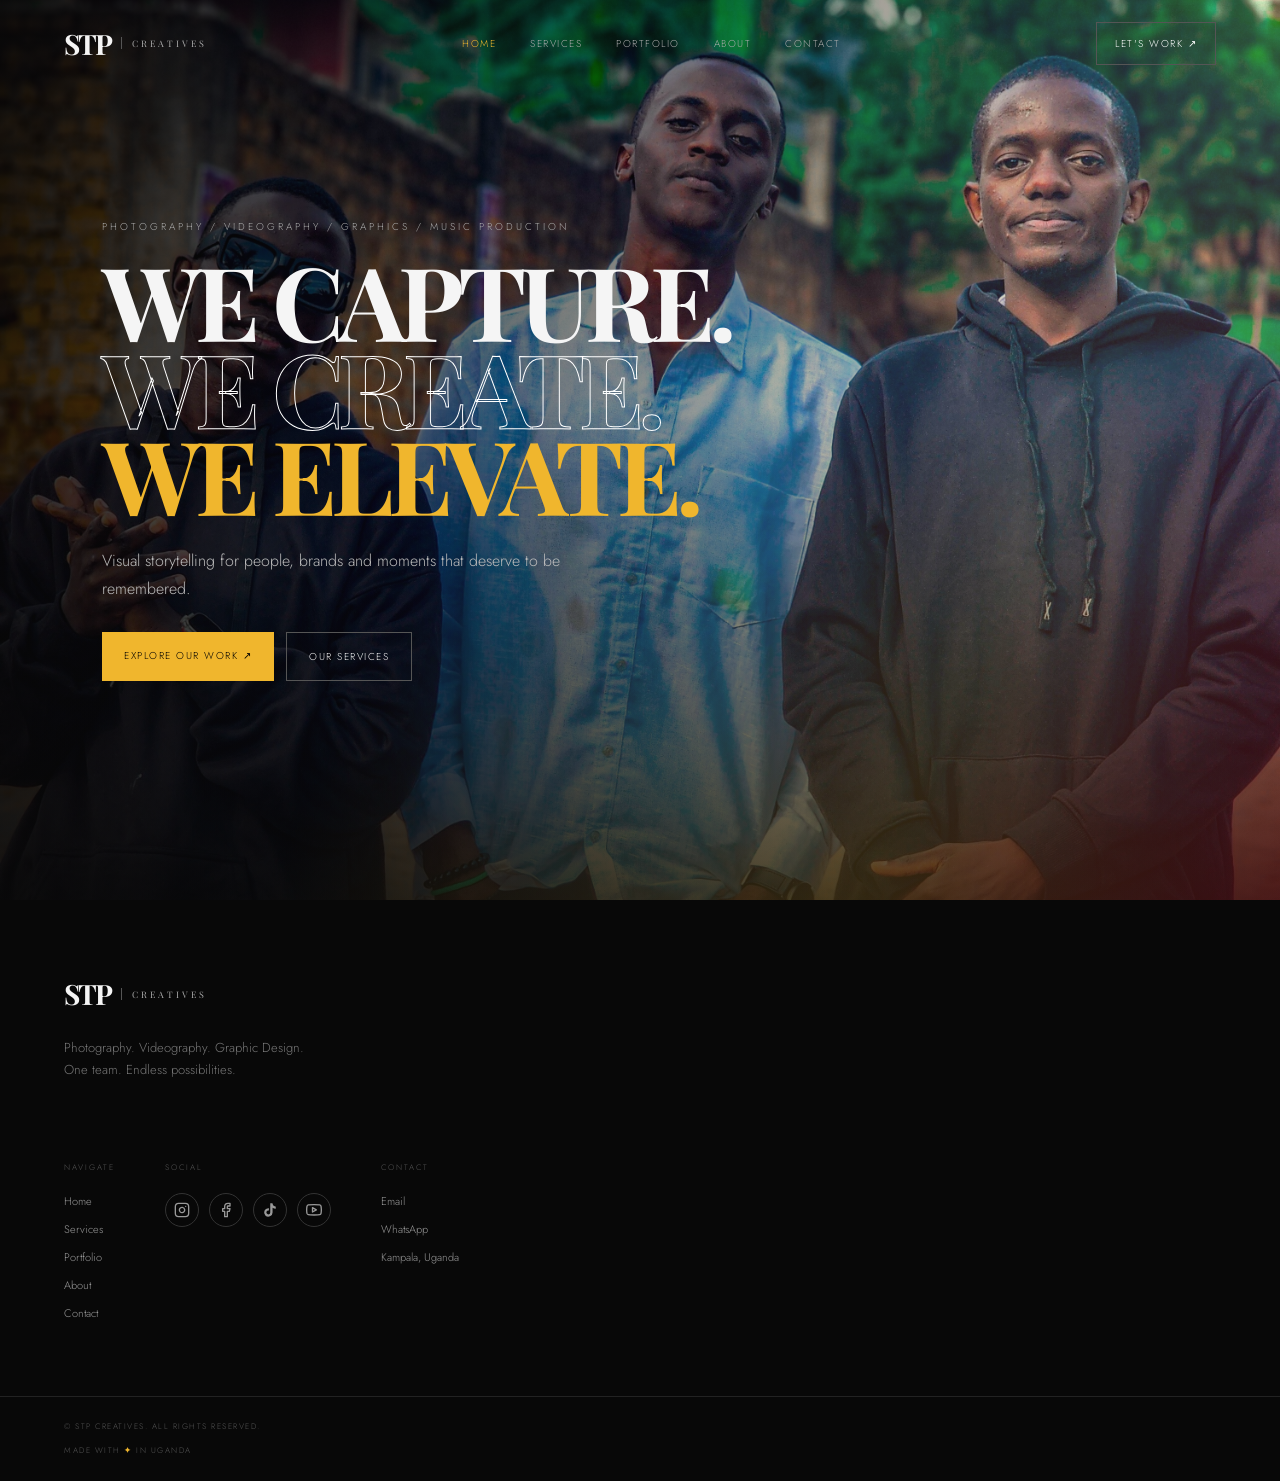
<file: stpcom/index.html>
<!doctype html>
<html lang="en">

<head>
    <meta charset="utf-8">
    <meta name="viewport" content="width=device-width,initial-scale=1">
    <meta name="description" content="STP Creatives — Photography, Videography and Graphic Design in Uganda.">

    <title>STP Creatives</title>

    <link rel="preconnect" href="https://fonts.googleapis.com">
    <link rel="preconnect" href="https://fonts.gstatic.com" crossorigin>
    <link href="https://fonts.googleapis.com/css2?family=Playfair+Display:ital,wght@0,400;0,500;0,600;0,700;1,400&family=Jost:wght@300;400;500;600&display=swap" rel="stylesheet">
    <link rel="stylesheet" href="css/style.css">
</head>

<body>
    <header class="header" id="header">
        <a class="brand" href="index.html"><strong>STP</strong><span>CREATIVES</span></a>
        <nav id="nav">
            <a href="index.html" class="active">Home</a>
            <a href="services.html">Services</a>
            <a href="portfolio.html">Portfolio</a>
            <a href="about.html">About</a>
            <a href="contact.html">Contact</a>
        </nav>
        <a class="top-cta" href="contact.html">Let's Work <span>↗</span></a>
        <button class="menu" id="menu" aria-label="Menu"><i></i><i></i></button>
    </header>

    <main>
        <section class="hero" id="home">
            <div class="hero-bg"></div>
            <div class="hero-shade"></div>
            <div class="hero-copy reveal">
                <p class="kicker">PHOTOGRAPHY / VIDEOGRAPHY / GRAPHICS / MUSIC PRODUCTION</p>
                <h1>WE CAPTURE.<br><span>WE CREATE.</span><br><em>WE ELEVATE.</em></h1>
                <p class="lead">Visual storytelling for people, brands and moments that deserve to be remembered.</p>
                <div class="actions"><a class="btn primary" href="portfolio.html">Explore Our Work ↗</a><a class="btn ghost" href="services.html">Our Services</a></div>
            </div>
            <div class="hero-foot"><span>BASED IN KAMPALA, UGANDA</span><span>SCROLL ↓</span><span>© <span id="year1"></span> STP</span>
            </div>
        </section>
    </main>

    <footer>
        <div class="footer-main wrap">
            <div>
                <a class="brand" href="index.html">
                    <strong>STP</strong>
                    <span>CREATIVES</span>
                </a>
                <p>Photography. Videography. Graphic Design.<br>One team. Endless possibilities.</p>
            </div>
            <div class="footer-cols">
                <div><small>NAVIGATE</small><a href="index.html">Home</a>
                    <a href="services.html">Services</a>
                    <a href="portfolio.html">Portfolio</a>
                    <a href="about.html">About</a>
                    <a href="contact.html">Contact</a>
                </div>

                <div><small>SOCIAL</small>
                    <div class="social-icons">
                        <a href="#" aria-label="Instagram" title="Instagram">
                            <svg width="16" height="16" viewBox="0 0 24 24" fill="none" stroke="currentColor" stroke-width="2" stroke-linecap="round" stroke-linejoin="round">
                                <rect x="2" y="2" width="20" height="20" rx="5">
                                </rect>
                                <path d="M16 11.37A4 4 0 1 1 12.63 8 4 4 0 0 1 16 11.37z">

                                </path>
                                <line x1="17.5" y1="6.5" x2="17.51" y2="6.5">
                                </line>
                            </svg>
                        </a>
                        <a href="#" aria-label="Facebook" title="Facebook">
                            <svg width="16" height="16" viewBox="0 0 24 24" fill="none" stroke="currentColor" stroke-width="2" stroke-linecap="round" stroke-linejoin="round">
                                <path d="M18 2h-3a5 5 0 0 0-5 5v3H7v4h3v8h4v-8h3l1-4h-4V7a1 1 0 0 1 1-1h3z"></path>
                            </svg>
                        </a>
                        <a href="#" aria-label="TikTok" title="TikTok">
                            <svg width="16" height="16" viewBox="0 0 24 24" fill="currentColor">
                                <path d="M19.59 6.69a4.83 4.83 0 0 1-3.77-4.25V2h-3.45v13.67a2.89 2.89 0 0 1-5.2 1.74 2.89 2.89 0 0 1 2.31-4.64 2.93 2.93 0 0 1 .88.13V9.4a6.84 6.84 0 0 0-1-.05A6.33 6.33 0 0 0 5 20.1a6.34 6.34 0 0 0 10.86-4.43v-7a8.16 8.16 0 0 0 4.77 1.52v-3.4a4.85 4.85 0 0 1-1-.1z">

                                </path>
                            </svg>
                        </a>
                        <a href="#" aria-label="YouTube" title="YouTube">
                            <svg width="16" height="16" viewBox="0 0 24 24" fill="none" stroke="currentColor" stroke-width="2" stroke-linecap="round" stroke-linejoin="round">
                                <path d="M22.54 6.42a2.78 2.78 0 0 0-1.94-2C18.88 4 12 4 12 4s-6.88 0-8.6.46a2.78 2.78 0 0 0-1.94 2A29 29 0 0 0 1 11.75a29 29 0 0 0 .46 5.33A2.78 2.78 0 0 0 3.4 19c1.72.46 8.6.46 8.6.46s6.88 0 8.6-.46a2.78 2.78 0 0 0 1.94-2 29 29 0 0 0 .46-5.25 29 29 0 0 0-.46-5.33z">

                                </path>
                                <polygon points="9.75 15.02 15.5 11.75 9.75 8.48 9.75 15.02">
                                    
                                </polygon>
                            </svg>
                        </a>
                    </div>
                </div>

                <div><small>CONTACT</small>
                    <a href="mailto:stpcreatives.com">Email</a>
                    <a href="https://wa.me/2567074780989">WhatsApp</a>
                    <span>Kampala, Uganda</span>
                </div>
            </div>
        </div>
        <div class="footer-bottom wrap">
            <span>© <span id="year2"></span> STP CREATIVES. ALL RIGHTS RESERVED.</span>
            <span>MADE WITH <b>✦</b> IN UGANDA</span>
        </div>
    </footer>
    <script src="js/script.js"></script>
</body>

</html>
</file>
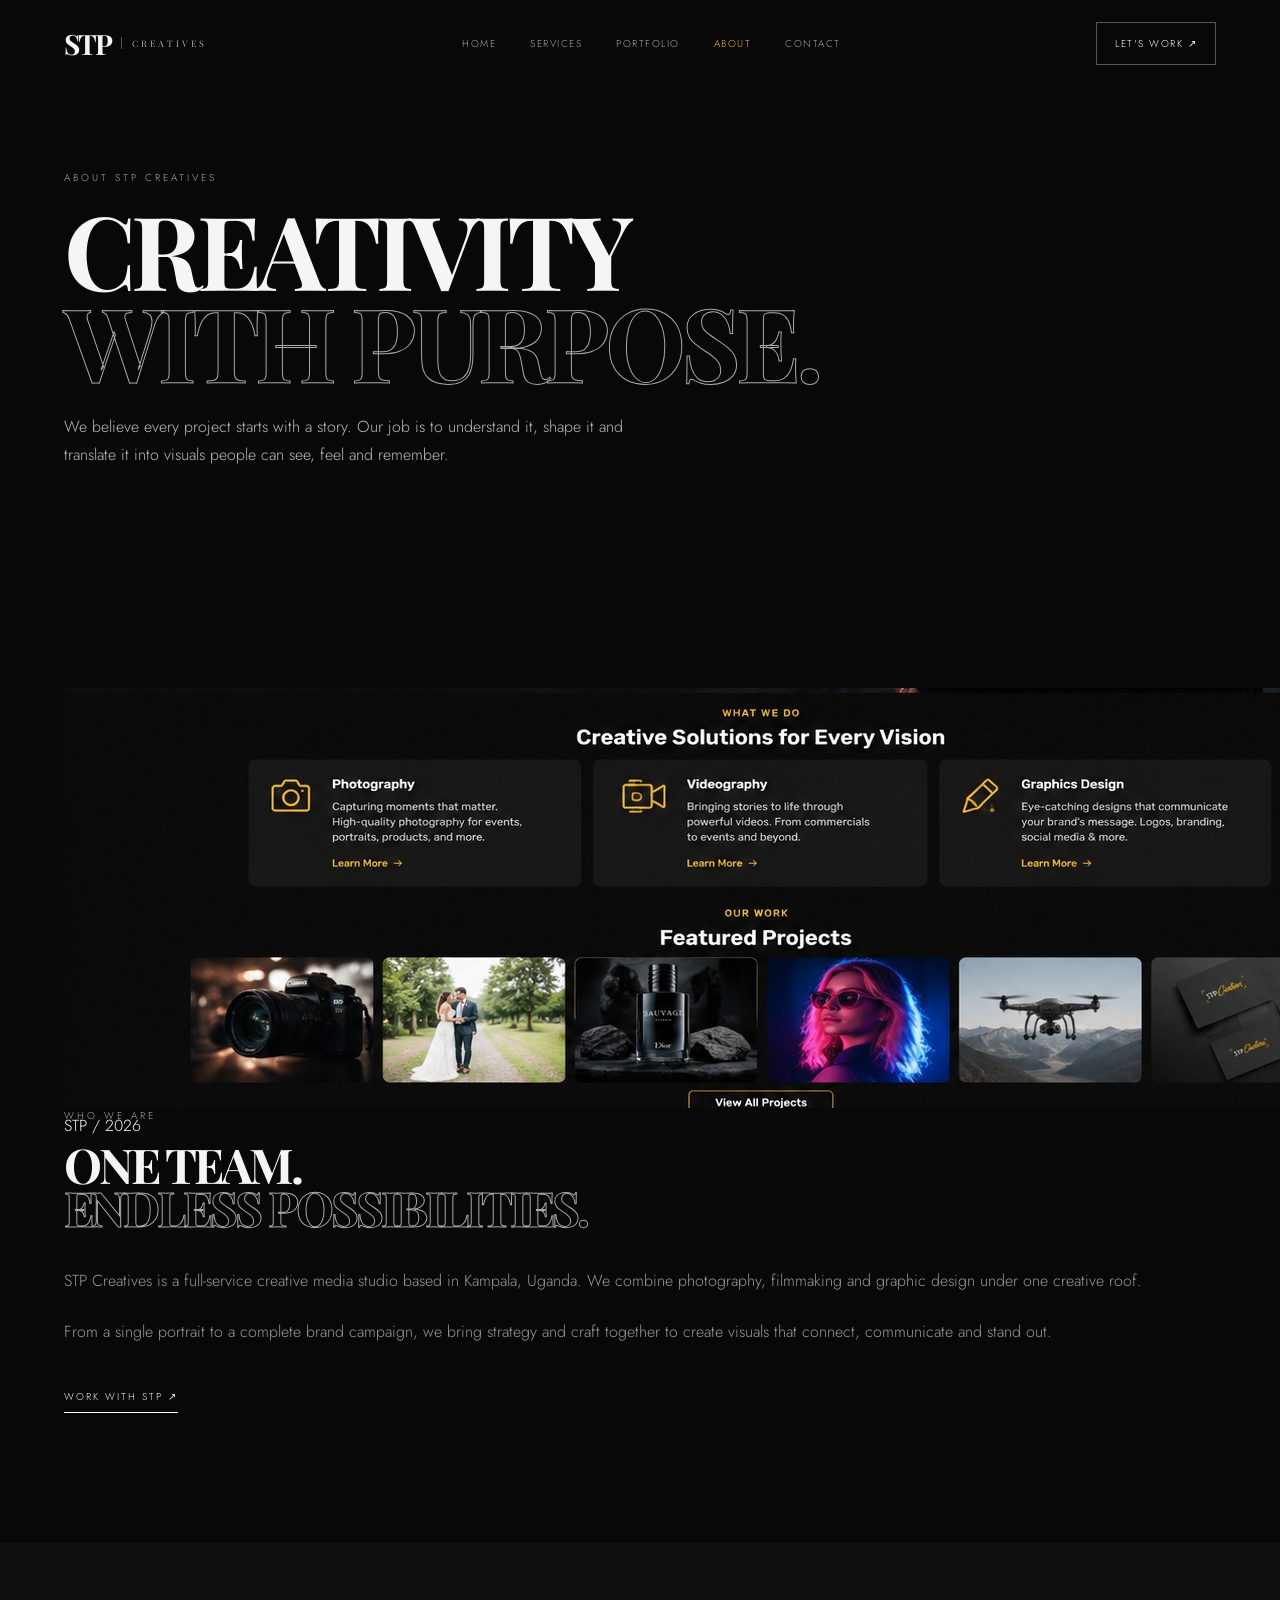
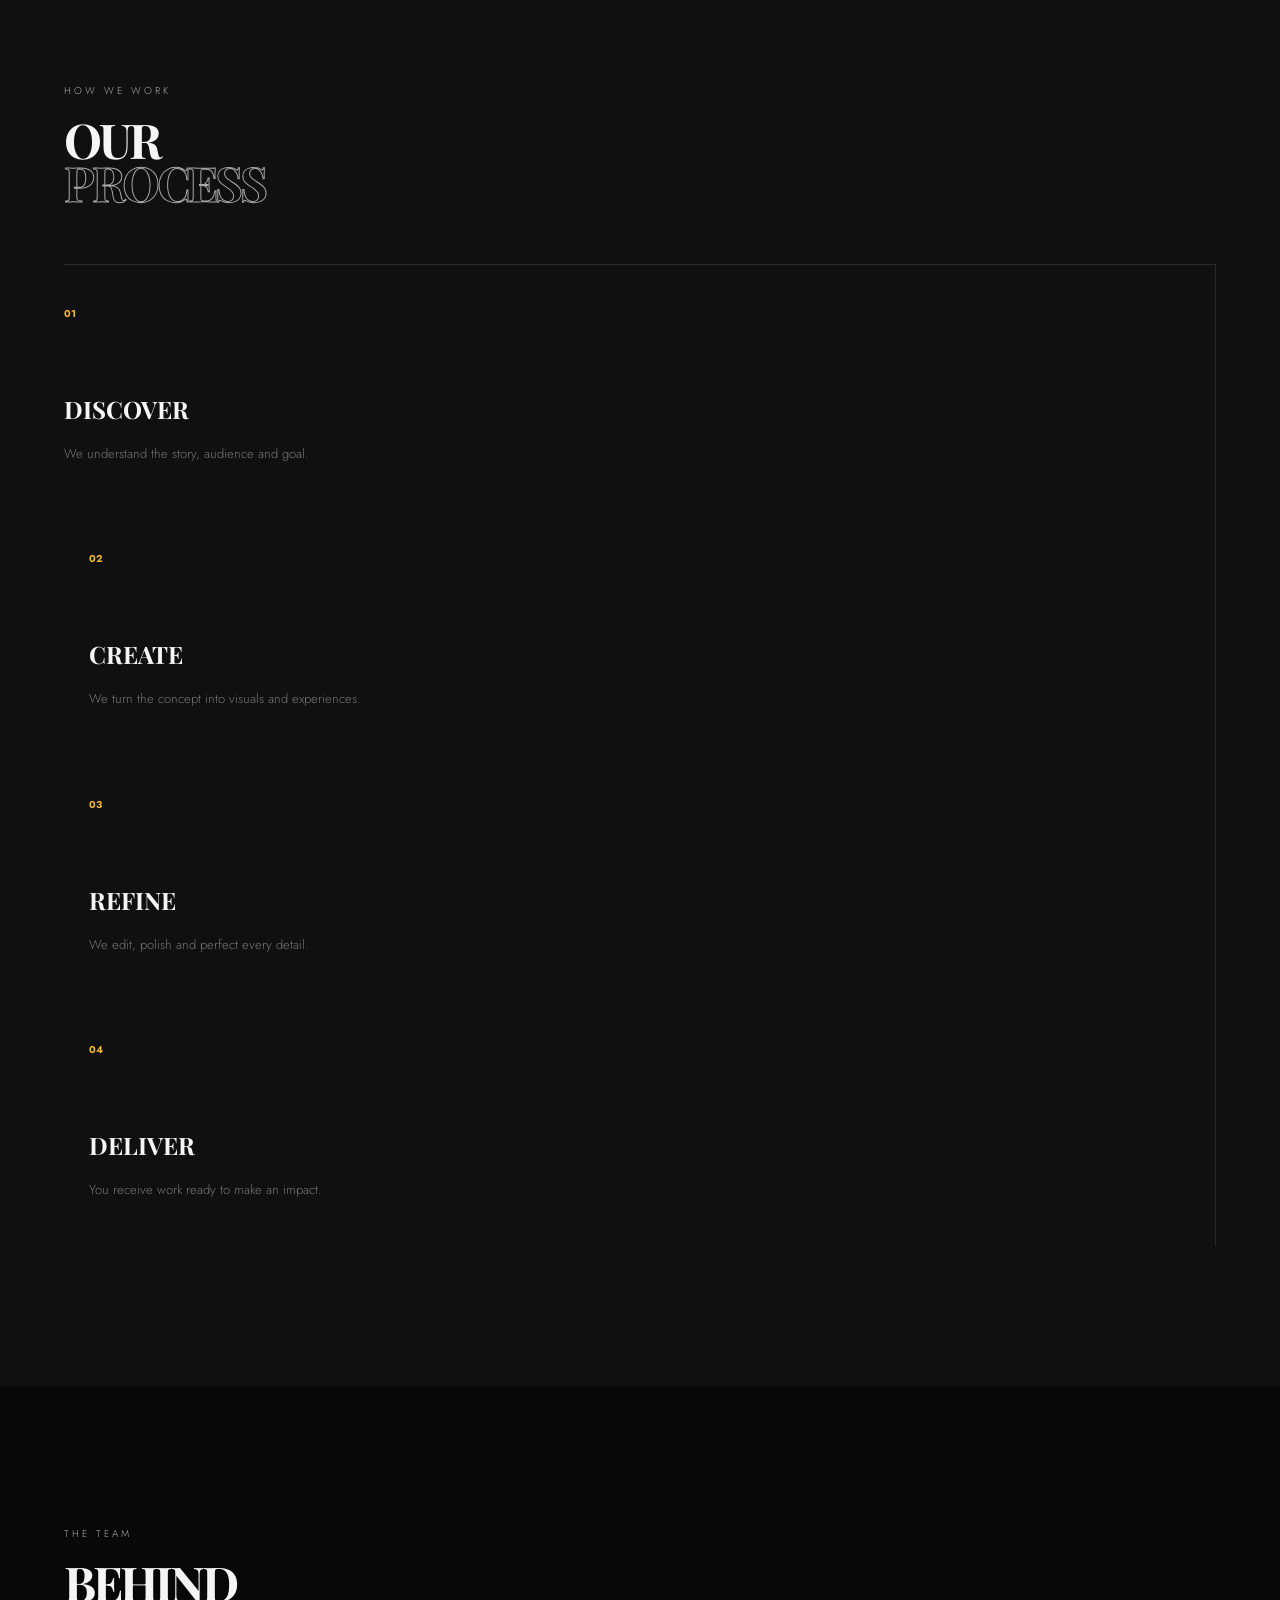
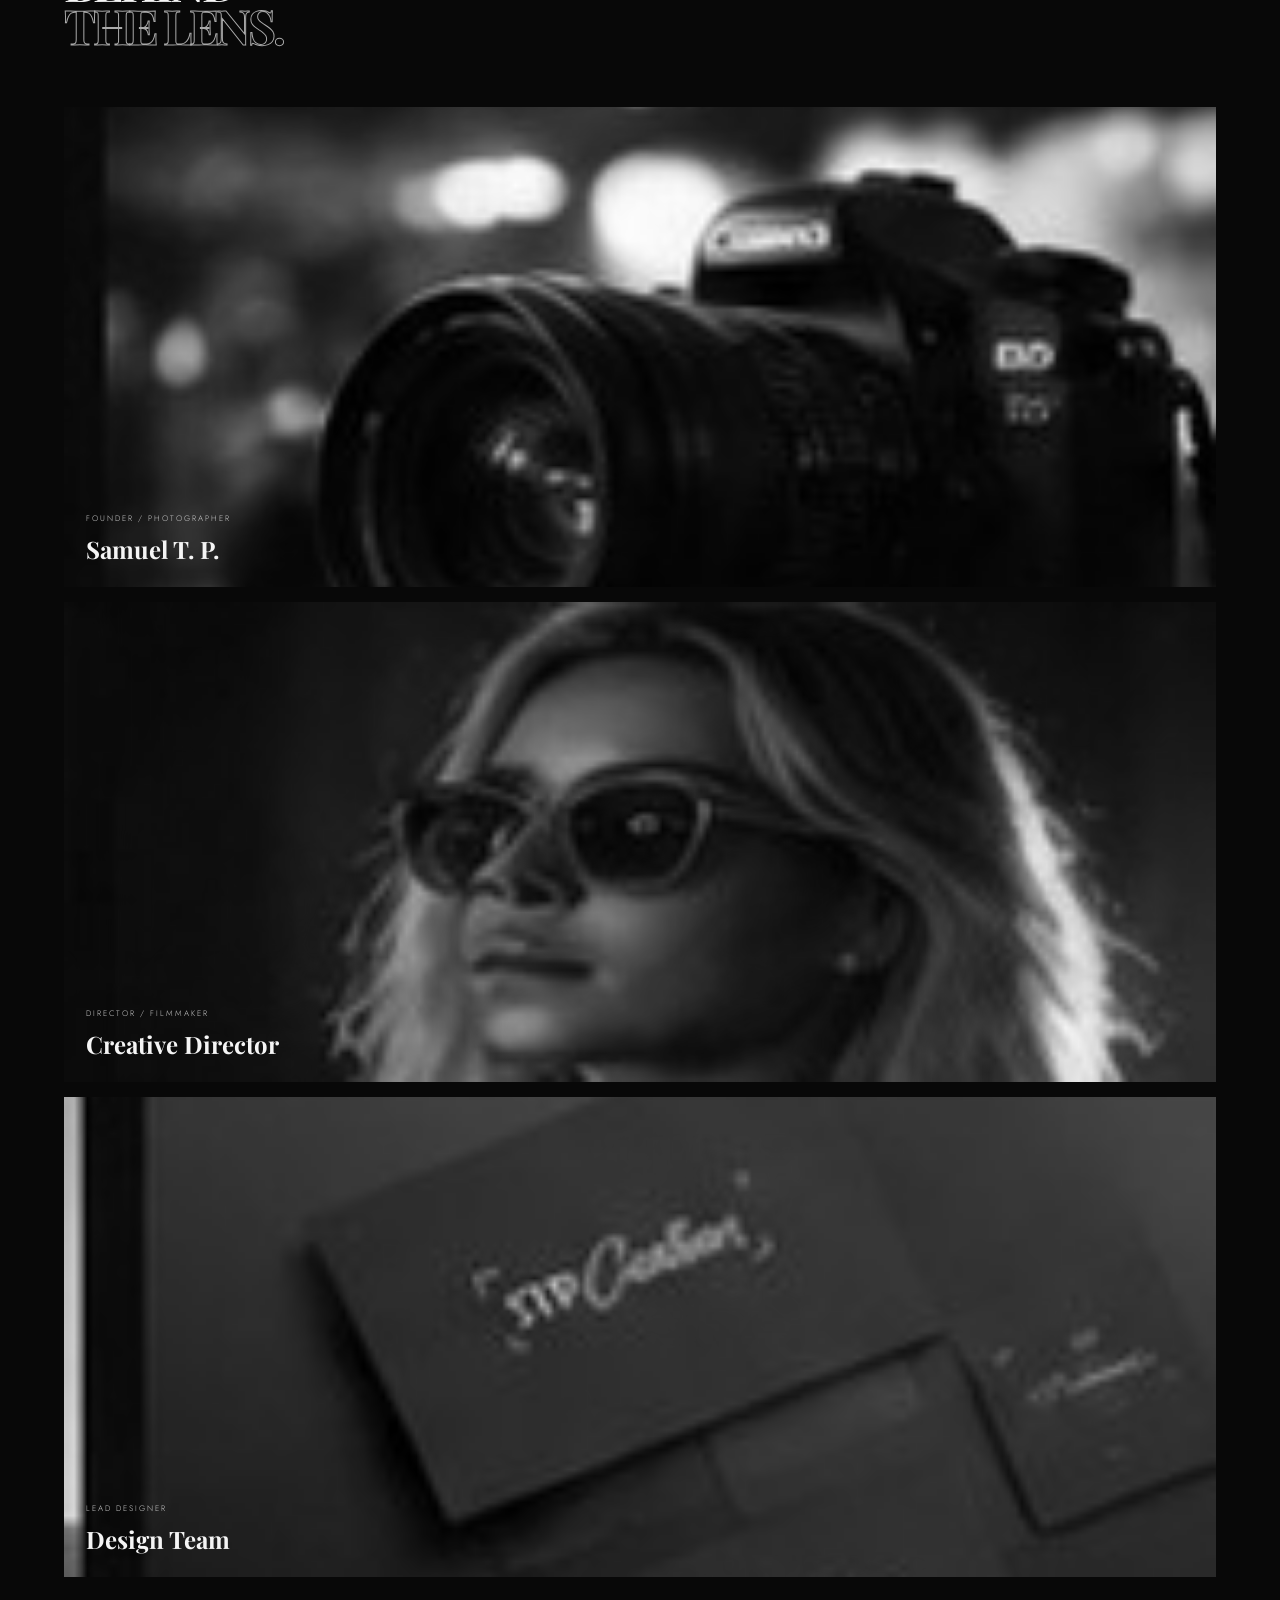
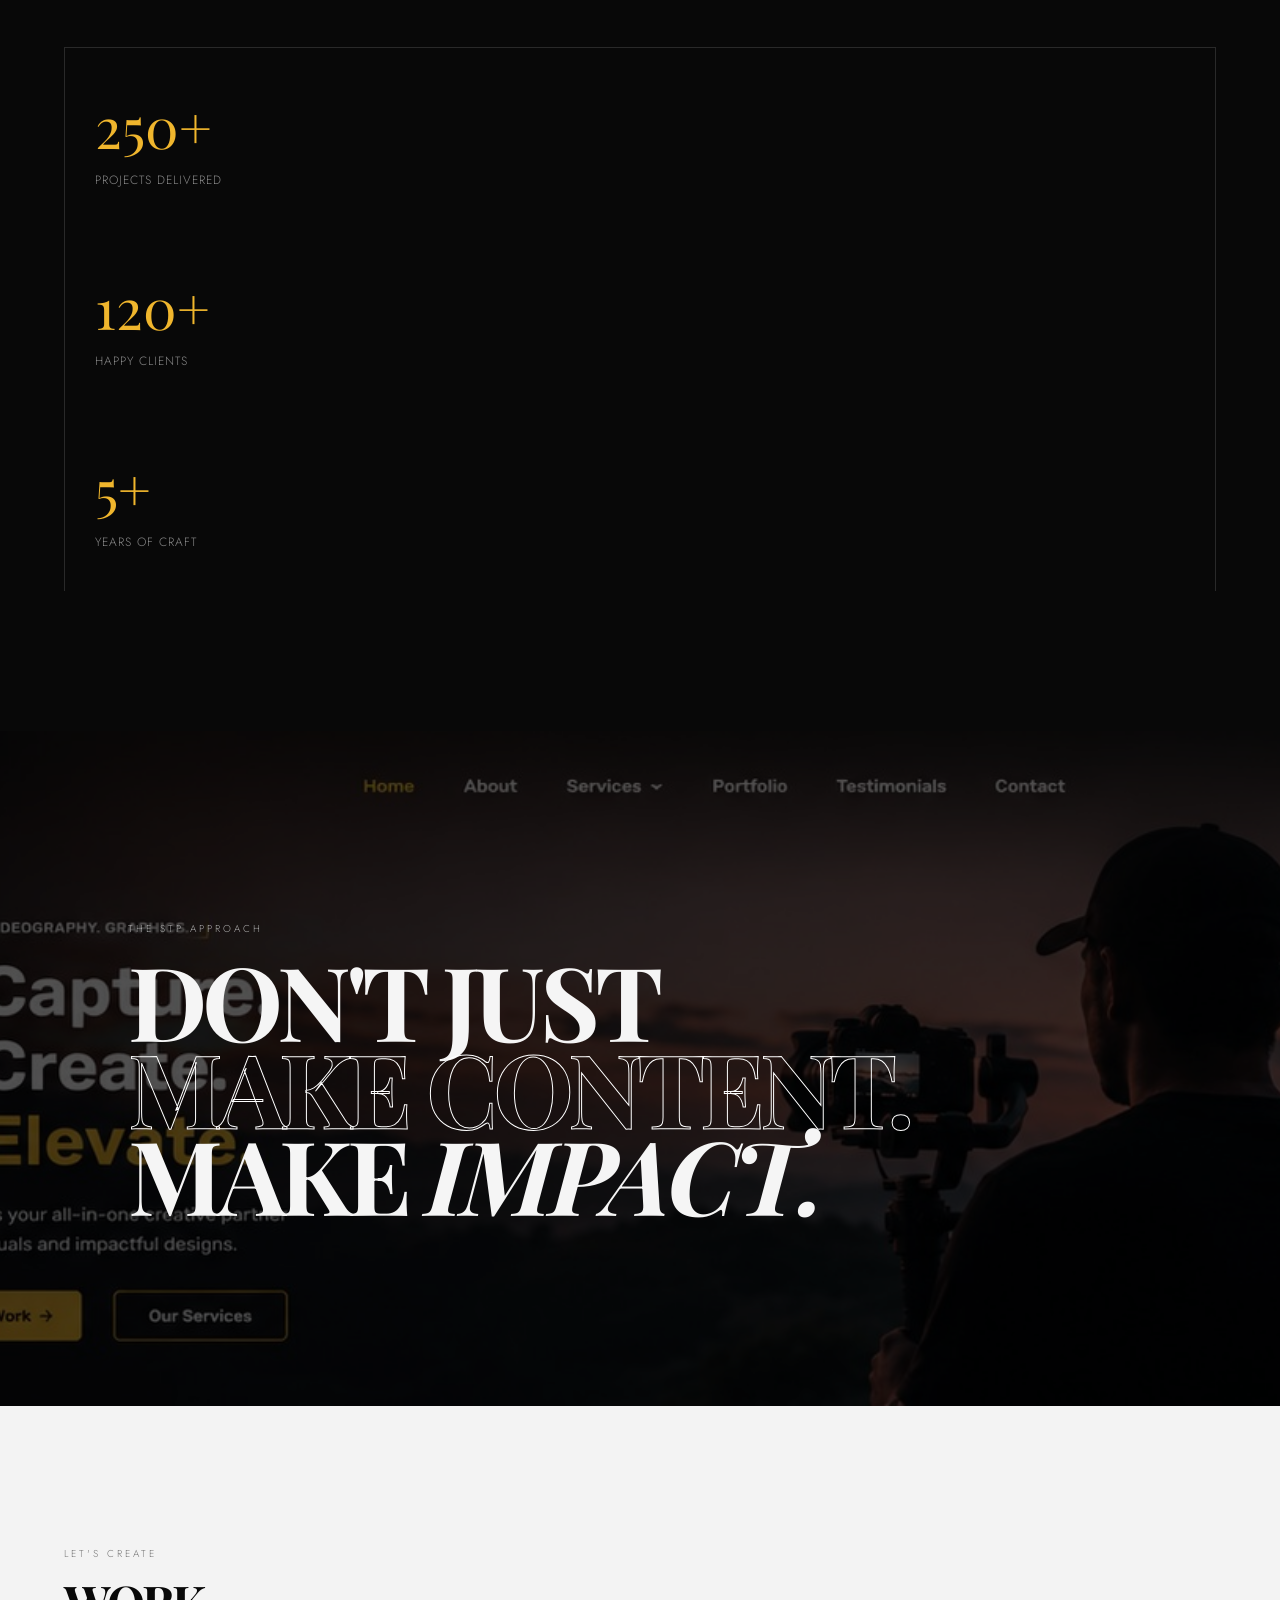
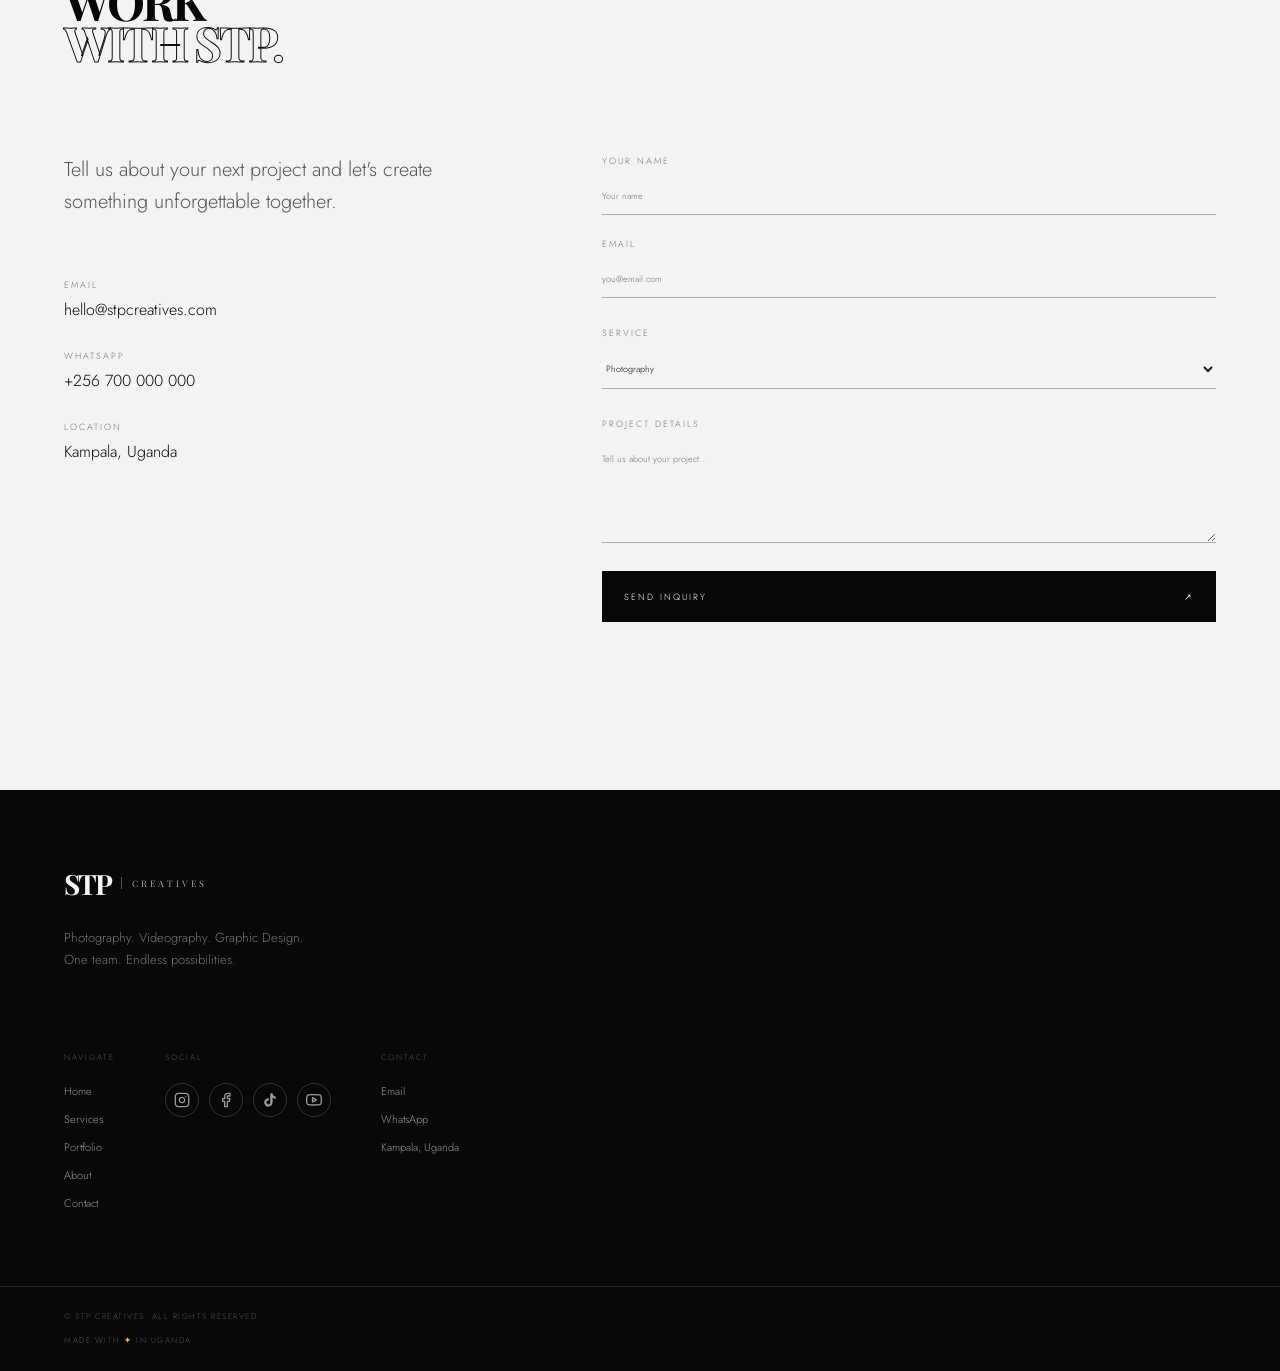
<file: stpcom/about.html>
<!doctype html>
<html lang="en">

<head>
    <meta charset="utf-8">
    <meta name="viewport" content="width=device-width,initial-scale=1">
    <meta name="description" content="About STP Creatives — a creative media studio in Kampala, Uganda for photography, videography and graphic design.">
    <title>About | STP Creatives</title>
    <link rel="preconnect" href="https://fonts.googleapis.com">
    <link rel="preconnect" href="https://fonts.gstatic.com" crossorigin>
    <link href="https://fonts.googleapis.com/css2?family=Playfair+Display:ital,wght@0,400;0,500;0,600;0,700;1,400&family=Jost:wght@300;400;500;600&display=swap" rel="stylesheet">
    <link rel="stylesheet" href="css/style.css">
</head>

<body>
    <header class="header" id="header">
        <a class="brand" href="index.html"><strong>STP</strong><span>CREATIVES</span></a>
        <nav id="nav"><a href="index.html">Home</a><a href="services.html">Services</a><a href="portfolio.html">Portfolio</a><a href="about.html" class="active">About</a><a href="contact.html">Contact</a></nav>
        <a class="top-cta" href="contact.html">Let's Work <span>↗</span></a>
        <button class="menu" id="menu" aria-label="Menu"><i></i><i></i></button>
    </header>

    <main>
        <section class="page-hero">
            <div class="wrap">
                <p class="kicker reveal">ABOUT STP CREATIVES</p>
                <h1>CREATIVITY<br><span>WITH PURPOSE.</span></h1>
                <p class="lead reveal">We believe every project starts with a story. Our job is to understand it, shape it and translate it into visuals people can see, feel and remember.</p>
            </div>
        </section>

        <section class="about page-sub">
            <div class="wrap">
                <div class="about-grid">
                    <div class="about-photo"><img src="assets/images/about.jpg" alt="Creative studio atmosphere"><span>STP / 2026</span></div>
                    <div class="about-copy reveal">
                        <p class="kicker">WHO WE ARE</p>
                        <h2>ONE TEAM.<br><span>ENDLESS POSSIBILITIES.</span></h2>
                        <p>STP Creatives is a full-service creative media studio based in Kampala, Uganda. We combine photography, filmmaking and graphic design under one creative roof.</p>
                        <p>From a single portrait to a complete brand campaign, we bring strategy and craft together to create visuals that connect, communicate and stand out.</p><a class="underline" href="contact.html">Work With STP ↗</a></div>
                </div>
            </div>
        </section>

        <section class="process dark-section">
            <div class="wrap">
                <div class="section-head">
                    <div>
                        <p class="kicker">HOW WE WORK</p>
                        <h2>OUR <span>PROCESS</span></h2>
                    </div>
                </div>
                <div class="process-grid">
                    <div><b>01</b>
                        <h3>DISCOVER</h3>
                        <p>We understand the story, audience and goal.</p>
                    </div>
                    <div><b>02</b>
                        <h3>CREATE</h3>
                        <p>We turn the concept into visuals and experiences.</p>
                    </div>
                    <div><b>03</b>
                        <h3>REFINE</h3>
                        <p>We edit, polish and perfect every detail.</p>
                    </div>
                    <div><b>04</b>
                        <h3>DELIVER</h3>
                        <p>You receive work ready to make an impact.</p>
                    </div>
                </div>
            </div>
        </section>

        <section class="wrap" style="padding-top:140px;padding-bottom:140px">
            <div class="section-head reveal">
                <div>
                    <p class="kicker">THE TEAM</p>
                    <h2>BEHIND<br><span>THE LENS.</span></h2>
                </div>
            </div>
            <div class="team-grid">
                <div class="team"><img src="assets/images/portfolio-01.jpg" alt="Lead photographer">
                    <div><small>FOUNDER / PHOTOGRAPHER</small>
                        <h3>Samuel T. P.</h3>
                    </div>
                </div>
                <div class="team"><img src="assets/images/portfolio-04.jpg" alt="Videographer">
                    <div><small>DIRECTOR / FILMMAKER</small>
                        <h3>Creative Director</h3>
                    </div>
                </div>
                <div class="team"><img src="assets/images/portfolio-06.jpg" alt="Graphic designer">
                    <div><small>LEAD DESIGNER</small>
                        <h3>Design Team</h3>
                    </div>
                </div>
            </div>
            <div class="stats-grid">
                <div><b>250+</b>
                    <p>Projects Delivered</p>
                </div>
                <div><b>120+</b>
                    <p>Happy Clients</p>
                </div>
                <div><b>5+</b>
                    <p>Years of Craft</p>
                </div>
            </div>
        </section>

        <section class="statement">
            <div class="statement-bg"></div>
            <div class="statement-copy reveal">
                <p class="kicker">THE STP APPROACH</p>
                <h2>DON'T JUST<br><span>MAKE CONTENT.</span><br>MAKE <em>IMPACT.</em></h2>
            </div>
        </section>

        <section class="contact" id="contact">
            <div class="wrap">
                <div class="contact-head reveal">
                    <p class="kicker">LET'S CREATE</p>
                    <h2>WORK<br><span>WITH STP.</span></h2>
                </div>
                <div class="contact-grid">
                    <div class="contact-info">
                        <p>Tell us about your next project and let's create something unforgettable together.</p>
                        <div class="contact-details"><a href="mailto:hello@stpcreatives.com"><small>EMAIL</small>hello@stpcreatives.com</a><a href="https://wa.me/256700000000" target="_blank"><small>WHATSAPP</small>+256 700 000 000</a>
                            <div><small>LOCATION</small>Kampala, Uganda</div>
                        </div>
                    </div>
                    <form id="contactForm">
                        <div class="two">
                            <label>YOUR NAME<input name="name" required placeholder="Your name">
                            </label><label>EMAIL<input type="email" name="email" required placeholder="you@email.com"></label></div><label>SERVICE<select name="service"><option>Photography</option><option>Videography</option><option>Graphic Design</option><option>Branding</option><option>Music Production</option><option>Multiple Services</option></select></label><label>PROJECT DETAILS<textarea name="message" required rows="6" placeholder="Tell us about your project..."></textarea></label>
                        <button class="send" type="submit">SEND INQUIRY <span>↗</span></button>
                        <p id="formMessage"></p>
                    </form>
                </div>
            </div>
        </section>
    </main>

    <footer>
        <div class="footer-main wrap">
            <div><a class="brand" href="index.html"><strong>STP</strong><span>CREATIVES</span></a>
                <p>Photography. Videography. Graphic Design.<br>One team. Endless possibilities.</p>
            </div>
            <div class="footer-cols">
                <div><small>NAVIGATE</small><a href="index.html">Home</a><a href="services.html">Services</a><a href="portfolio.html">Portfolio</a><a href="about.html">About</a><a href="contact.html">Contact</a></div>
                <div><small>SOCIAL</small>
                    <div class="social-icons">
                        <a href="#" aria-label="Instagram" title="Instagram">
                            <svg width="16" height="16" viewBox="0 0 24 24" fill="none" stroke="currentColor" stroke-width="2" stroke-linecap="round" stroke-linejoin="round">
                                <rect x="2" y="2" width="20" height="20" rx="5"></rect>
                                <path d="M16 11.37A4 4 0 1 1 12.63 8 4 4 0 0 1 16 11.37z">

                                </path>
                                <line x1="17.5" y1="6.5" x2="17.51" y2="6.5"></line>
                            </svg>
                        </a>
                        <a href="#" aria-label="Facebook" title="Facebook">
                            <svg width="16" height="16" viewBox="0 0 24 24" fill="none" stroke="currentColor" stroke-width="2" stroke-linecap="round" stroke-linejoin="round">
                                <path d="M18 2h-3a5 5 0 0 0-5 5v3H7v4h3v8h4v-8h3l1-4h-4V7a1 1 0 0 1 1-1h3z">

                                </path>
                            </svg>
                        </a>
                        <a href="#" aria-label="TikTok" title="TikTok">
                            <svg width="16" height="16" viewBox="0 0 24 24" fill="currentColor">
                                <path d="M19.59 6.69a4.83 4.83 0 0 1-3.77-4.25V2h-3.45v13.67a2.89 2.89 0 0 1-5.2 1.74 2.89 2.89 0 0 1 2.31-4.64 2.93 2.93 0 0 1 .88.13V9.4a6.84 6.84 0 0 0-1-.05A6.33 6.33 0 0 0 5 20.1a6.34 6.34 0 0 0 10.86-4.43v-7a8.16 8.16 0 0 0 4.77 1.52v-3.4a4.85 4.85 0 0 1-1-.1z">

                                </path>
                            </svg>
                        </a>
                        <a href="#" aria-label="YouTube" title="YouTube">
                            <svg width="16" height="16" viewBox="0 0 24 24" fill="none" stroke="currentColor" stroke-width="2" stroke-linecap="round" stroke-linejoin="round"><path d="M22.54 6.42a2.78 2.78 0 0 0-1.94-2C18.88 4 12 4 12 4s-6.88 0-8.6.46a2.78 2.78 0 0 0-1.94 2A29 29 0 0 0 1 11.75a29 29 0 0 0 .46 5.33A2.78 2.78 0 0 0 3.4 19c1.72.46 8.6.46 8.6.46s6.88 0 8.6-.46a2.78 2.78 0 0 0 1.94-2 29 29 0 0 0 .46-5.25 29 29 0 0 0-.46-5.33z">

                            </path>
                            <polygon points="9.75 15.02 15.5 11.75 9.75 8.48 9.75 15.02">

                            </polygon>
                        </svg>
                    </a>
                    </div>
                </div>
                <div><small>CONTACT</small><a href="mailto:hello@stpcreatives.com">Email</a><a href="https://wa.me/256700000000">WhatsApp</a><span>Kampala, Uganda</span></div>
            </div>
        </div>
        <div class="footer-bottom wrap"><span>© <span id="year2"></span> STP CREATIVES. ALL RIGHTS RESERVED.</span><span>MADE WITH <b>✦</b> IN UGANDA</span></div>
    </footer>
    <script src="js/script.js"></script>
</body>

</html>
</file>
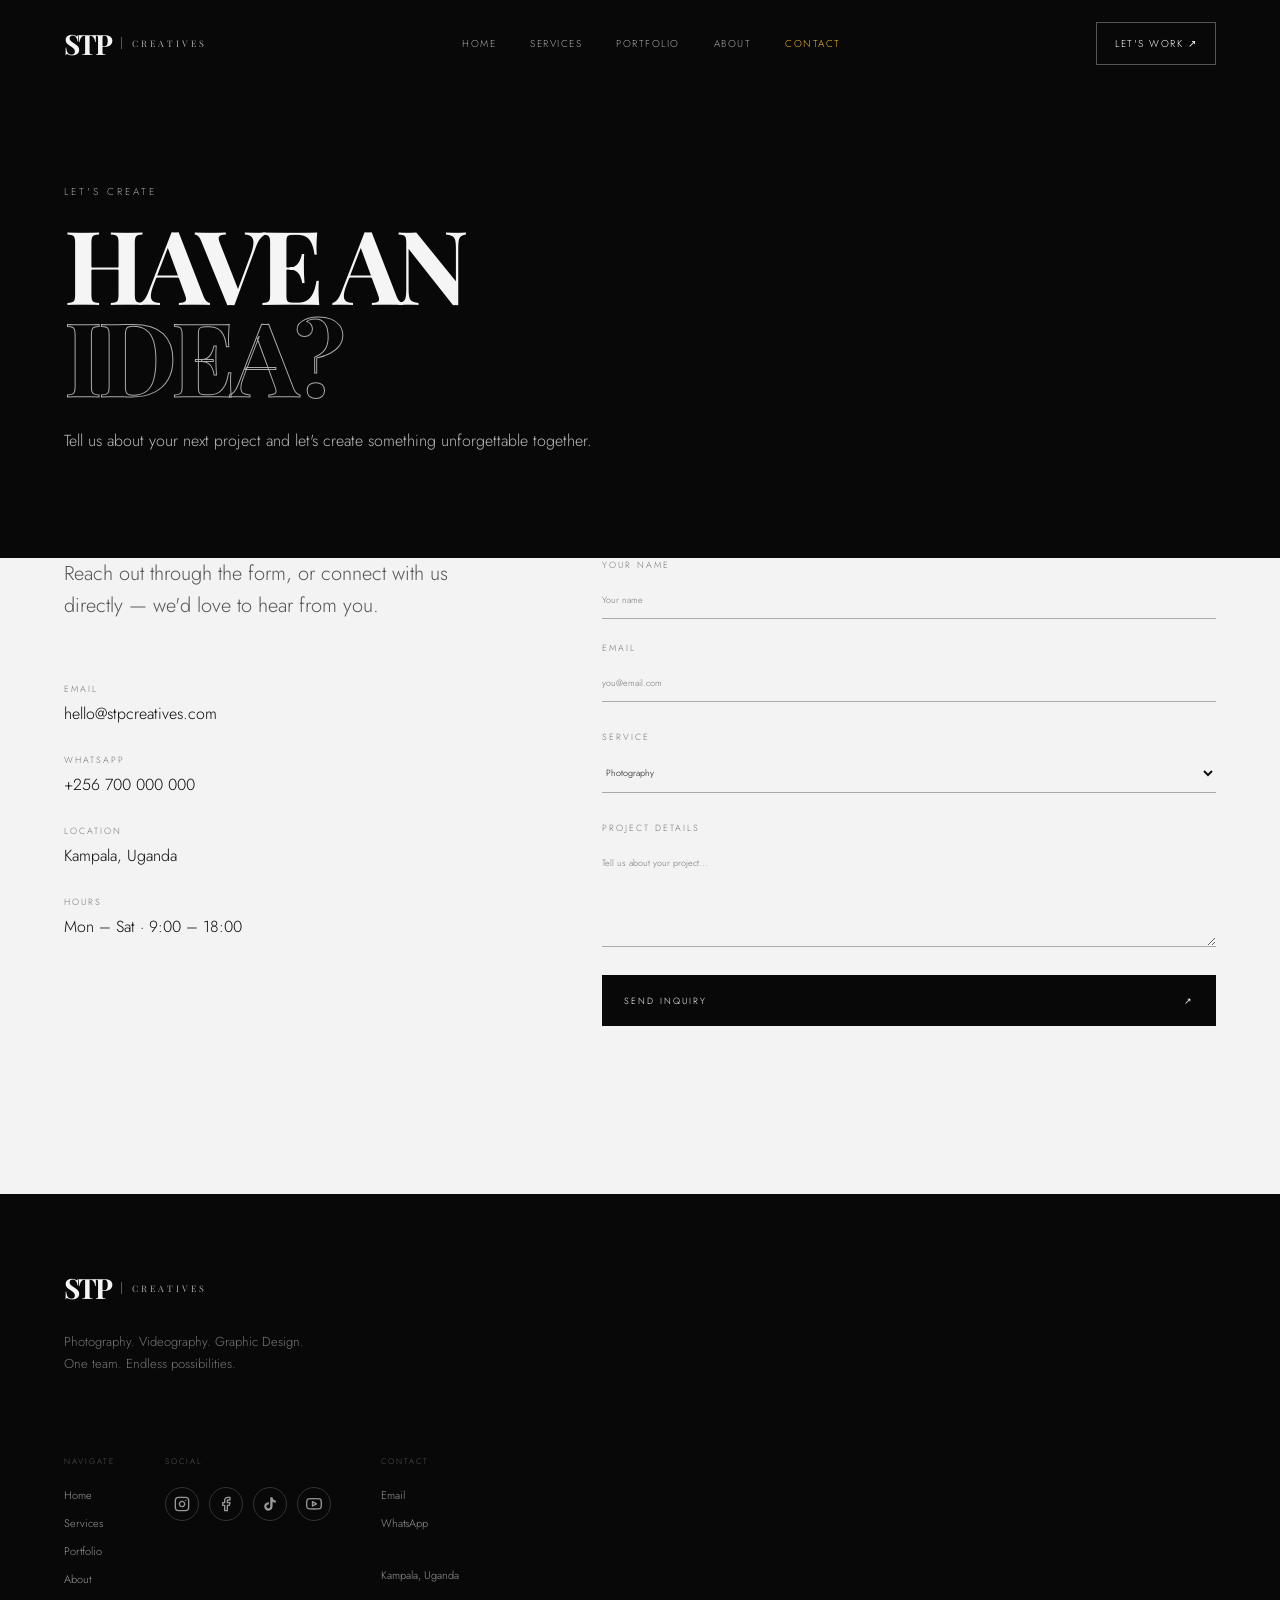
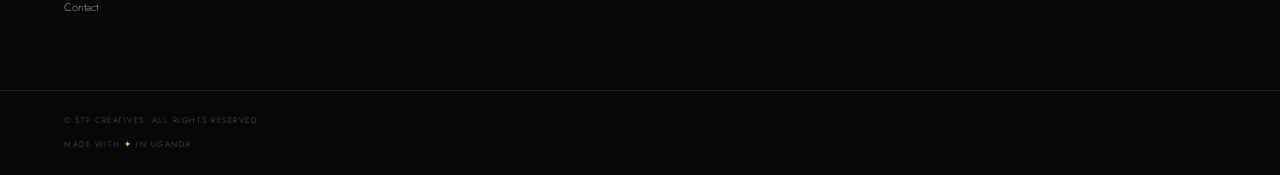
<file: stpcom/contact.html>
<!doctype html>
<html lang="en">

<head>
    <meta charset="utf-8">
    <meta name="viewport" content="width=device-width,initial-scale=1">
    <meta name="description" content="Contact STP Creatives — photography, videography and graphic design studio in Kampala, Uganda.">
    <title>Contact | STP Creatives</title>
    <link rel="preconnect" href="https://fonts.googleapis.com">
    <link rel="preconnect" href="https://fonts.gstatic.com" crossorigin>
    <link href="https://fonts.googleapis.com/css2?family=Playfair+Display:ital,wght@0,400;0,500;0,600;0,700;1,400&family=Jost:wght@300;400;500;600&display=swap" rel="stylesheet">
    <link rel="stylesheet" href="css/style.css">
</head>

<body>
    <header class="header" id="header">
        <a class="brand" href="index.html"><strong>STP</strong><span>CREATIVES</span></a>
        <nav id="nav"><a href="index.html">Home</a><a href="services.html">Services</a><a href="portfolio.html">Portfolio</a><a href="about.html">About</a><a href="contact.html" class="active">Contact</a></nav>
        <a class="top-cta" href="contact.html">Let's Work <span>↗</span></a>
        <button class="menu" id="menu" aria-label="Menu"><i></i><i></i></button>
    </header>

    <main>
        <section class="page-hero">
            <div class="wrap">
                <p class="kicker reveal">LET'S CREATE</p>
                <h1>HAVE AN<br><span>IDEA?</span></h1>
                <p class="lead reveal">Tell us about your next project and let's create something unforgettable together.</p>
            </div>
        </section>

        <section class="contact contact-page">
            <div class="wrap">
                <div class="contact-grid">
                    <div class="contact-info reveal">
                        <p>Reach out through the form, or connect with us directly — we'd love to hear from you.</p>
                        <div class="contact-details"><a href="mailto:hello@stpcreatives.com"><small>EMAIL</small>hello@stpcreatives.com</a><a href="https://wa.me/256700000000" target="_blank"><small>WHATSAPP</small>+256 700 000 000</a>
                            <div><small>LOCATION</small>Kampala, Uganda</div>
                            <div><small>HOURS</small>Mon – Sat · 9:00 – 18:00</div>
                        </div>
                    </div>
                    <form id="contactForm" class="reveal">
                        <div class="two"><label>YOUR NAME<input name="name" required placeholder="Your name"></label><label>EMAIL<input type="email" name="email" required placeholder="you@email.com"></label></div><label>SERVICE<select name="service"><option>Photography</option><option>Videography</option><option>Graphic Design</option><option>Branding</option><option>Music Production</option><option>Multiple Services</option></select></label><label>PROJECT DETAILS<textarea name="message" required rows="6" placeholder="Tell us about your project..."></textarea></label>
                        <button class="send" type="submit">SEND INQUIRY <span>↗</span></button>
                        <p id="formMessage"></p>
                    </form>
                </div>
            </div>
        </section>
    </main>

    <footer>
        <div class="footer-main wrap">
            <div><a class="brand" href="index.html"><strong>STP</strong><span>CREATIVES</span></a>
                <p>Photography. Videography. Graphic Design.<br>One team. Endless possibilities.</p>
            </div>
            <div class="footer-cols">
                <div><small>NAVIGATE</small>
                    <a href="index.html">Home</a>
                    <a href="services.html">Services</a>
                    <a href="portfolio.html">Portfolio</a>
                    <a href="about.html">About</a>
                    <a href="contact.html">Contact</a>
                </div>
                <div><small>SOCIAL</small>
                    <div class="social-icons">
                        <a href="#" aria-label="Instagram" title="Instagram"><svg width="16" height="16" viewBox="0 0 24 24" fill="none" stroke="currentColor" stroke-width="2" stroke-linecap="round" stroke-linejoin="round"><rect x="2" y="2" width="20" height="20" rx="5"></rect><path d="M16 11.37A4 4 0 1 1 12.63 8 4 4 0 0 1 16 11.37z"></path><line x1="17.5" y1="6.5" x2="17.51" y2="6.5"></line></svg></a>
                        <a href="#" aria-label="Facebook" title="Facebook"><svg width="16" height="16" viewBox="0 0 24 24" fill="none" stroke="currentColor" stroke-width="2" stroke-linecap="round" stroke-linejoin="round"><path d="M18 2h-3a5 5 0 0 0-5 5v3H7v4h3v8h4v-8h3l1-4h-4V7a1 1 0 0 1 1-1h3z"></path></svg></a>
                        <a href="#" aria-label="TikTok" title="TikTok"><svg width="16" height="16" viewBox="0 0 24 24" fill="currentColor"><path d="M19.59 6.69a4.83 4.83 0 0 1-3.77-4.25V2h-3.45v13.67a2.89 2.89 0 0 1-5.2 1.74 2.89 2.89 0 0 1 2.31-4.64 2.93 2.93 0 0 1 .88.13V9.4a6.84 6.84 0 0 0-1-.05A6.33 6.33 0 0 0 5 20.1a6.34 6.34 0 0 0 10.86-4.43v-7a8.16 8.16 0 0 0 4.77 1.52v-3.4a4.85 4.85 0 0 1-1-.1z"></path></svg></a>
                        <a href="#" aria-label="YouTube" title="YouTube"><svg width="16" height="16" viewBox="0 0 24 24" fill="none" stroke="currentColor" stroke-width="2" stroke-linecap="round" stroke-linejoin="round"><path d="M22.54 6.42a2.78 2.78 0 0 0-1.94-2C18.88 4 12 4 12 4s-6.88 0-8.6.46a2.78 2.78 0 0 0-1.94 2A29 29 0 0 0 1 11.75a29 29 0 0 0 .46 5.33A2.78 2.78 0 0 0 3.4 19c1.72.46 8.6.46 8.6.46s6.88 0 8.6-.46a2.78 2.78 0 0 0 1.94-2 29 29 0 0 0 .46-5.25 29 29 0 0 0-.46-5.33z"></path><polygon points="9.75 15.02 15.5 11.75 9.75 8.48 9.75 15.02"></polygon></svg></a>
                    </div>
                </div>
                <div><small>CONTACT</small>
                    <a href="mailto:hello@stpcreatives.com">Email</a>
                    <a href="https://wa.me/+256726388465" target="_blank">WhatsApp</a>
                    <a href="https://wa.me/+256744668125" target="_blank"></a>
                    <a href="https://wa.me/+256707650989" target="_blank"></a>
                    <span>Kampala, Uganda</span>
                </div>
            </div>
        </div>
        <div class="footer-bottom wrap">
            <span>© <span id="year2"></span> STP CREATIVES. ALL RIGHTS RESERVED.</span>
            <span>MADE WITH <b>✦</b> IN UGANDA</span>
        </div>
    </footer>
    <script src="js/script.js"></script>
</body>

</html>
</file>
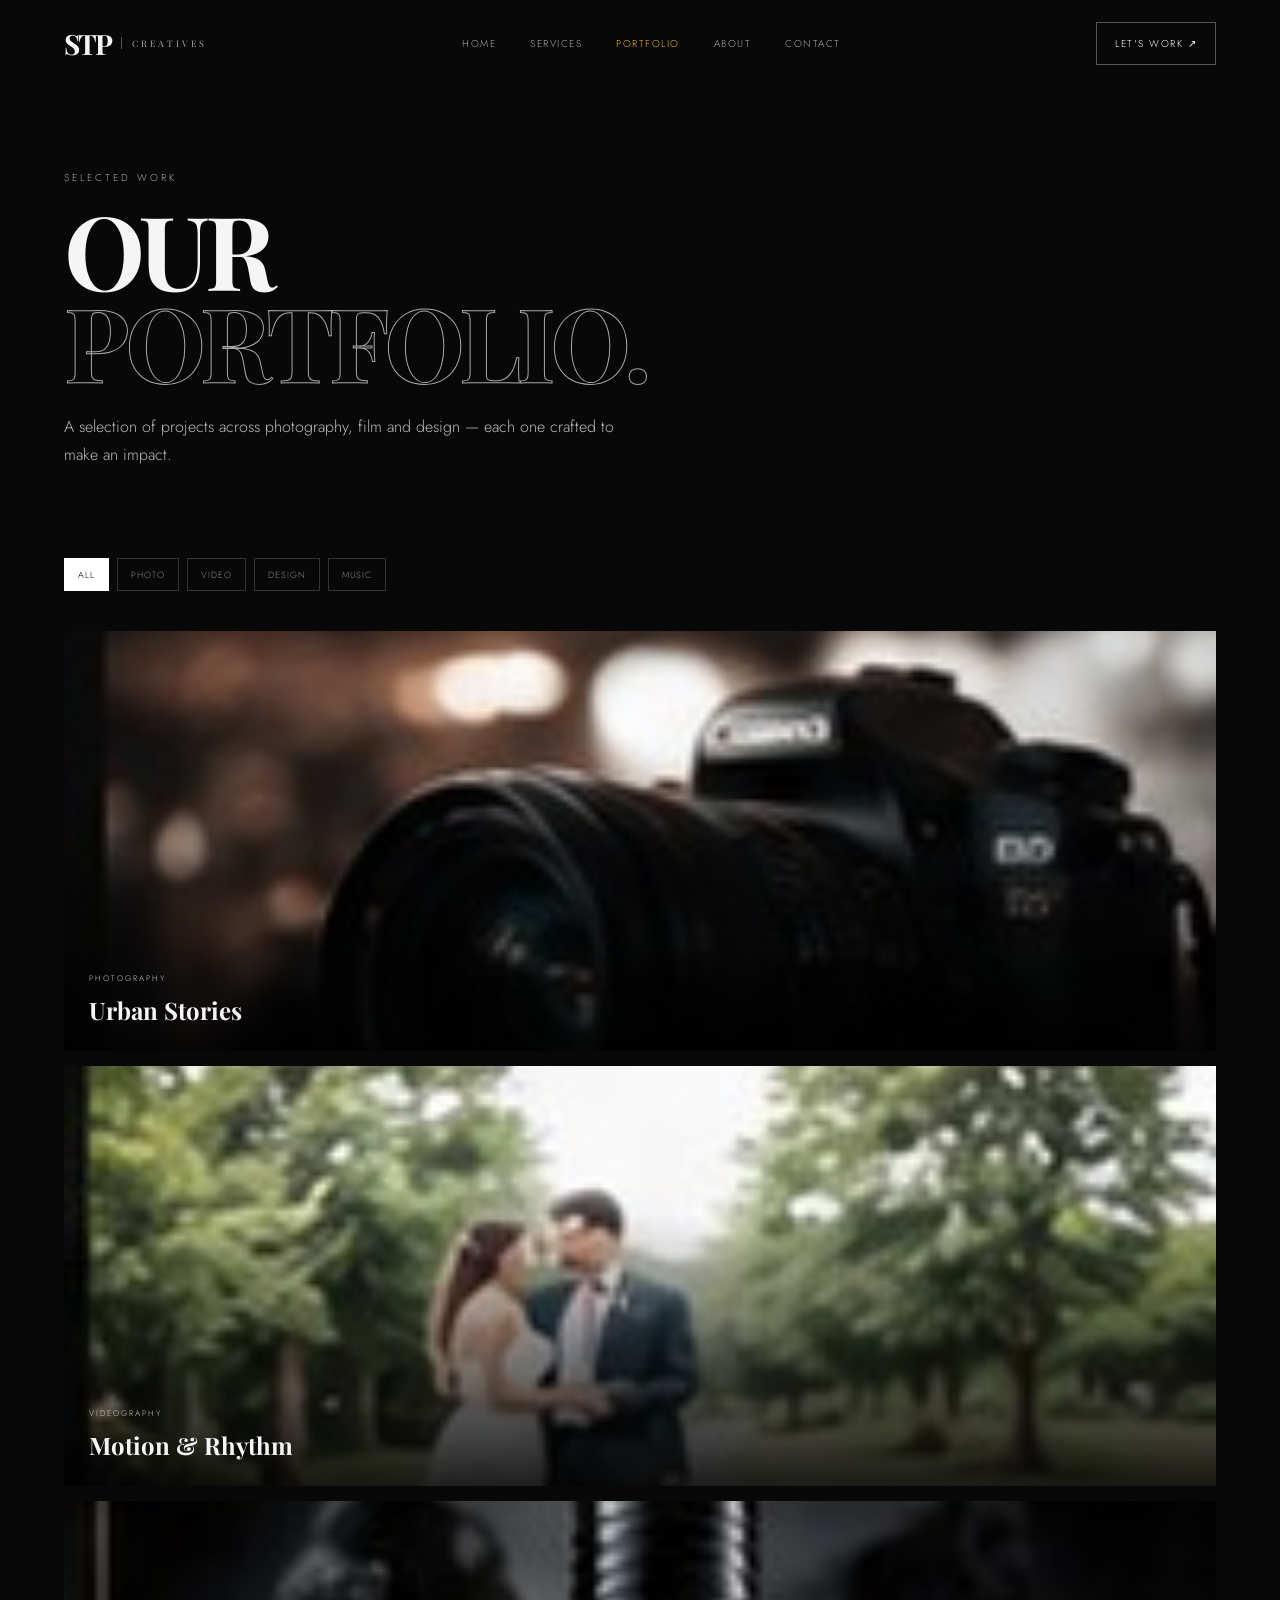
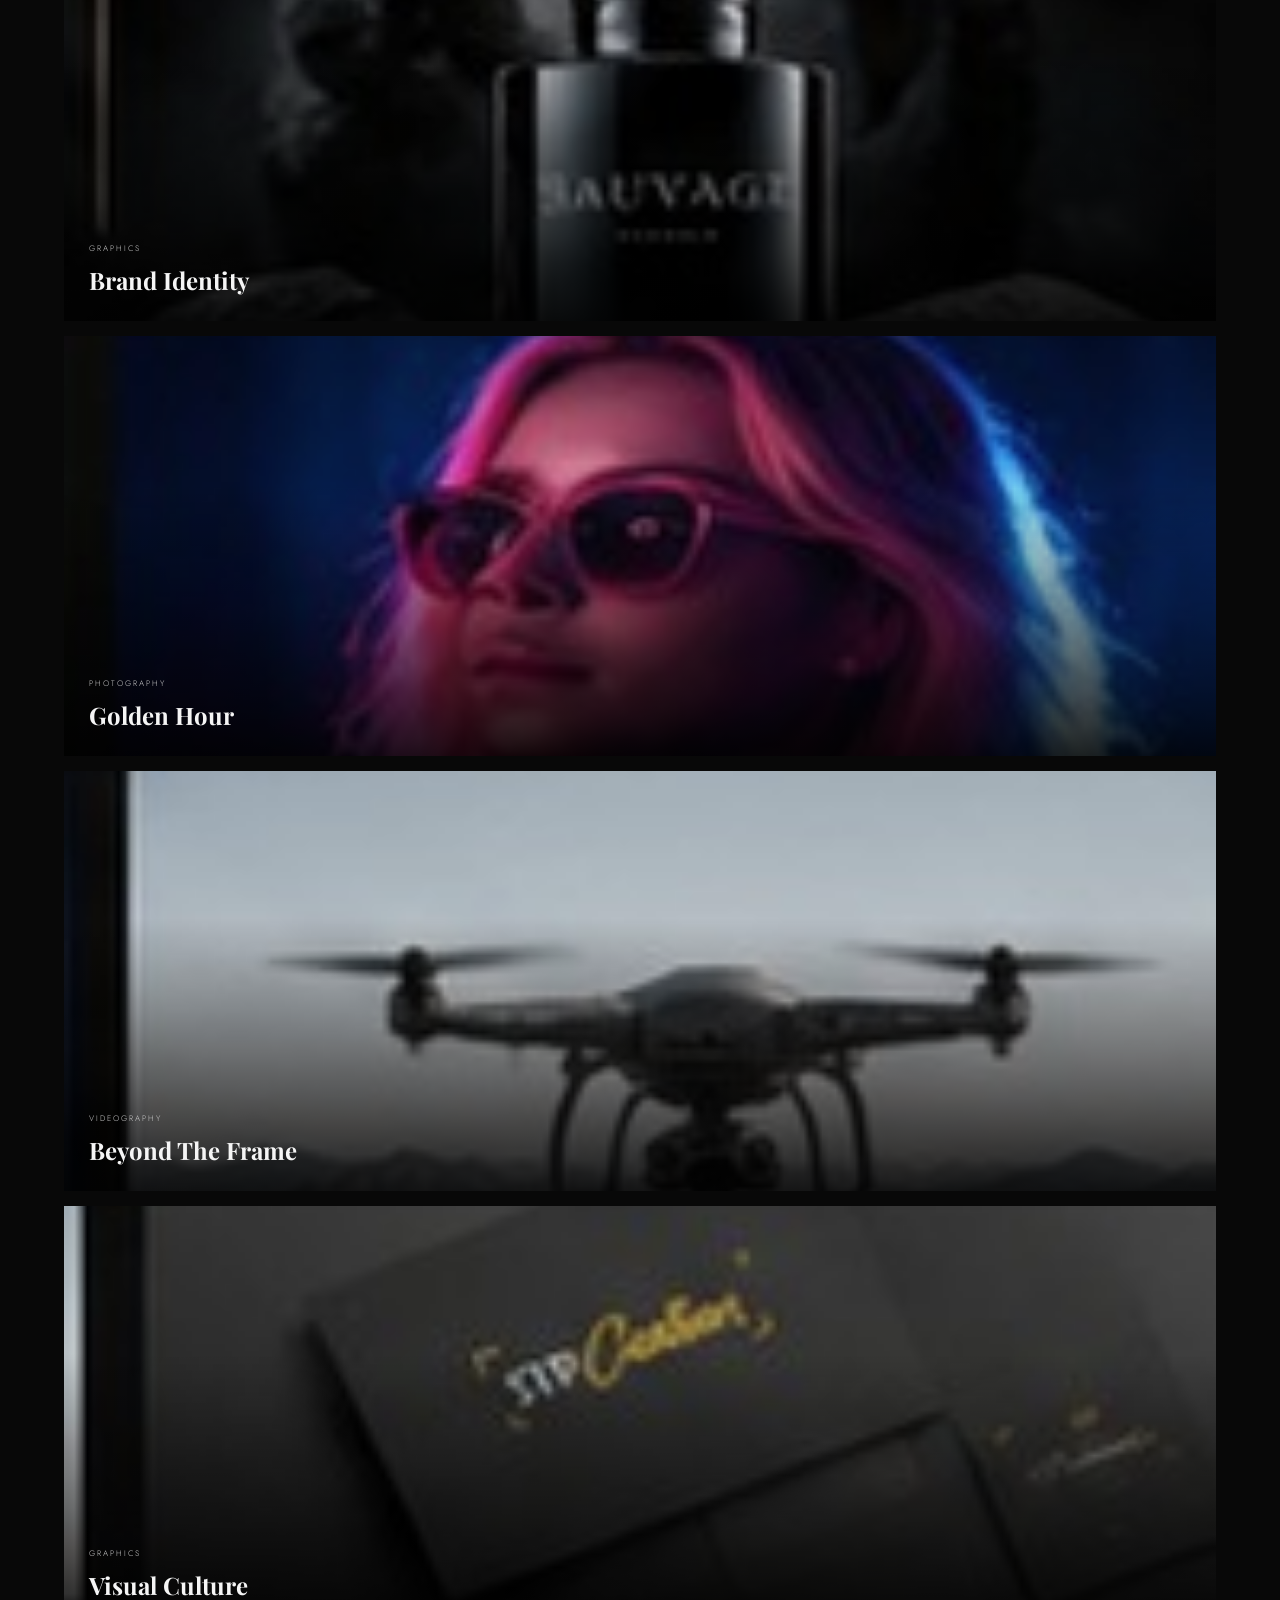
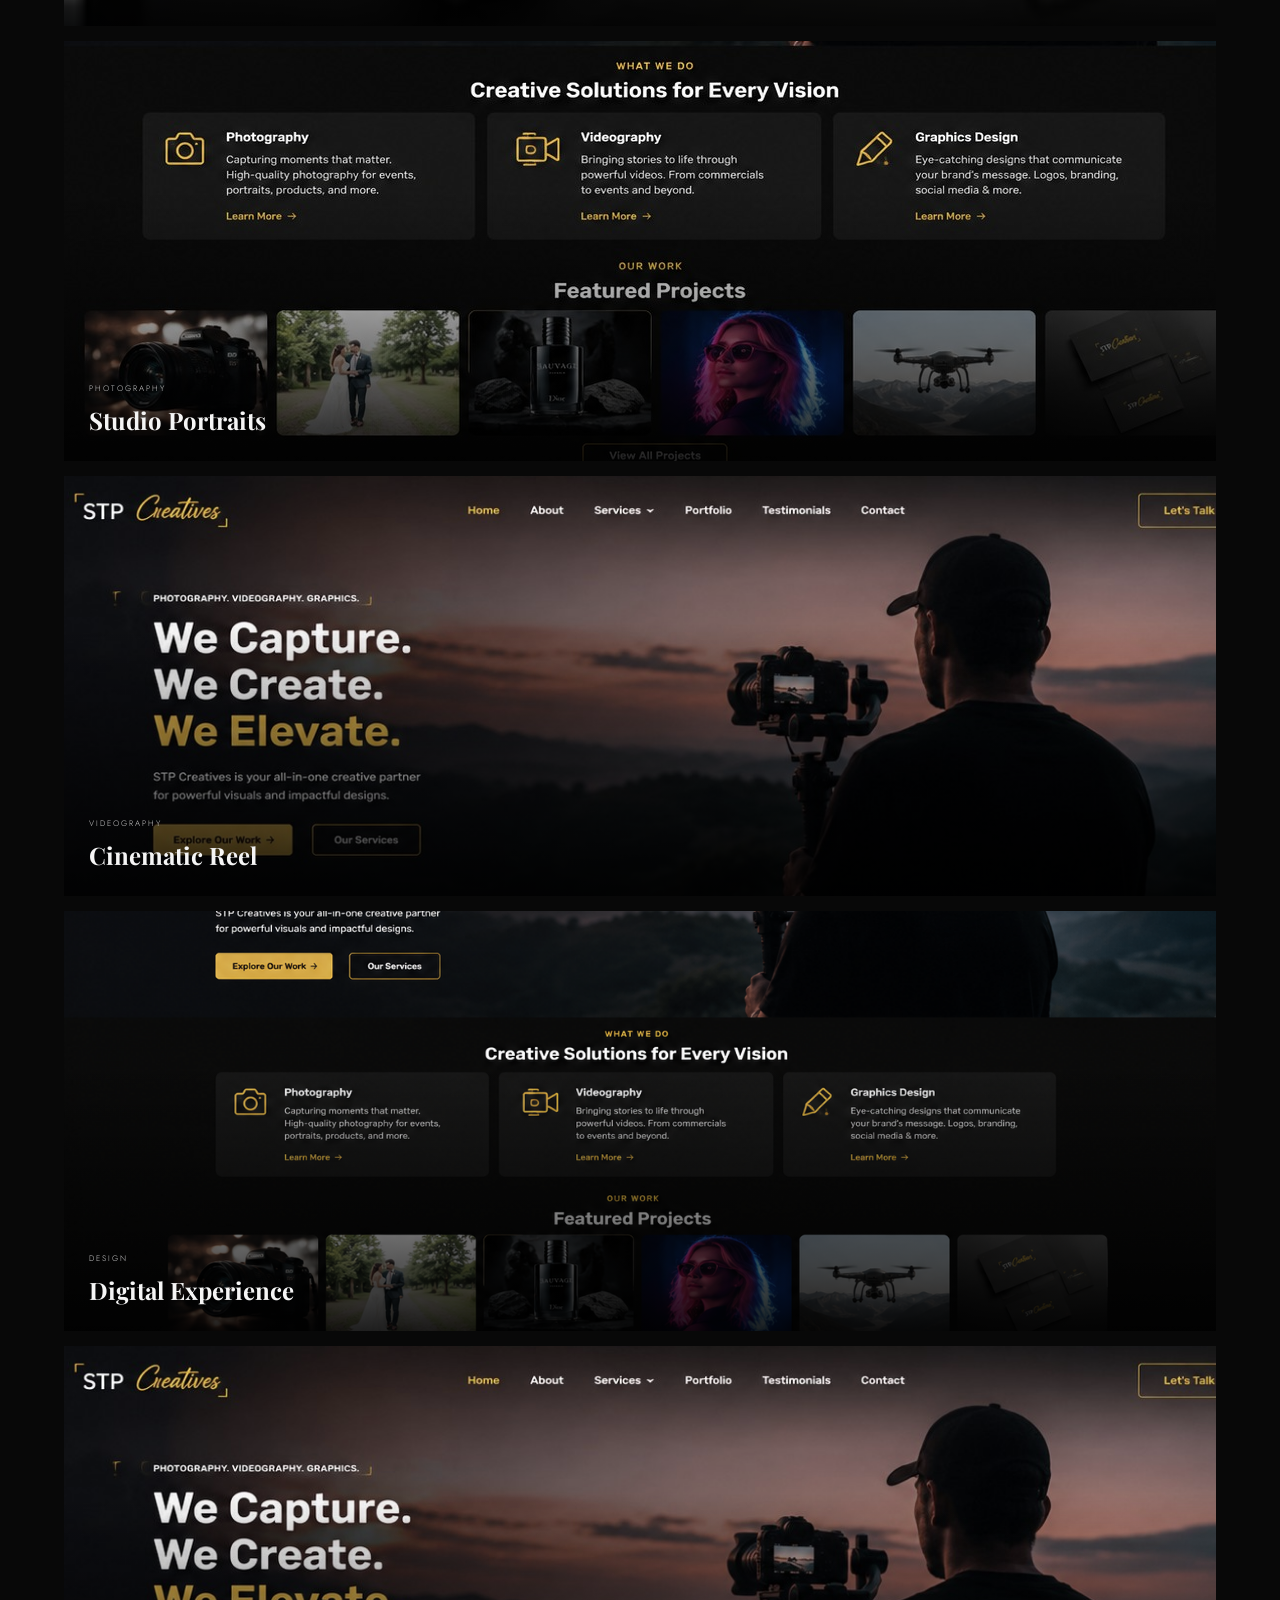
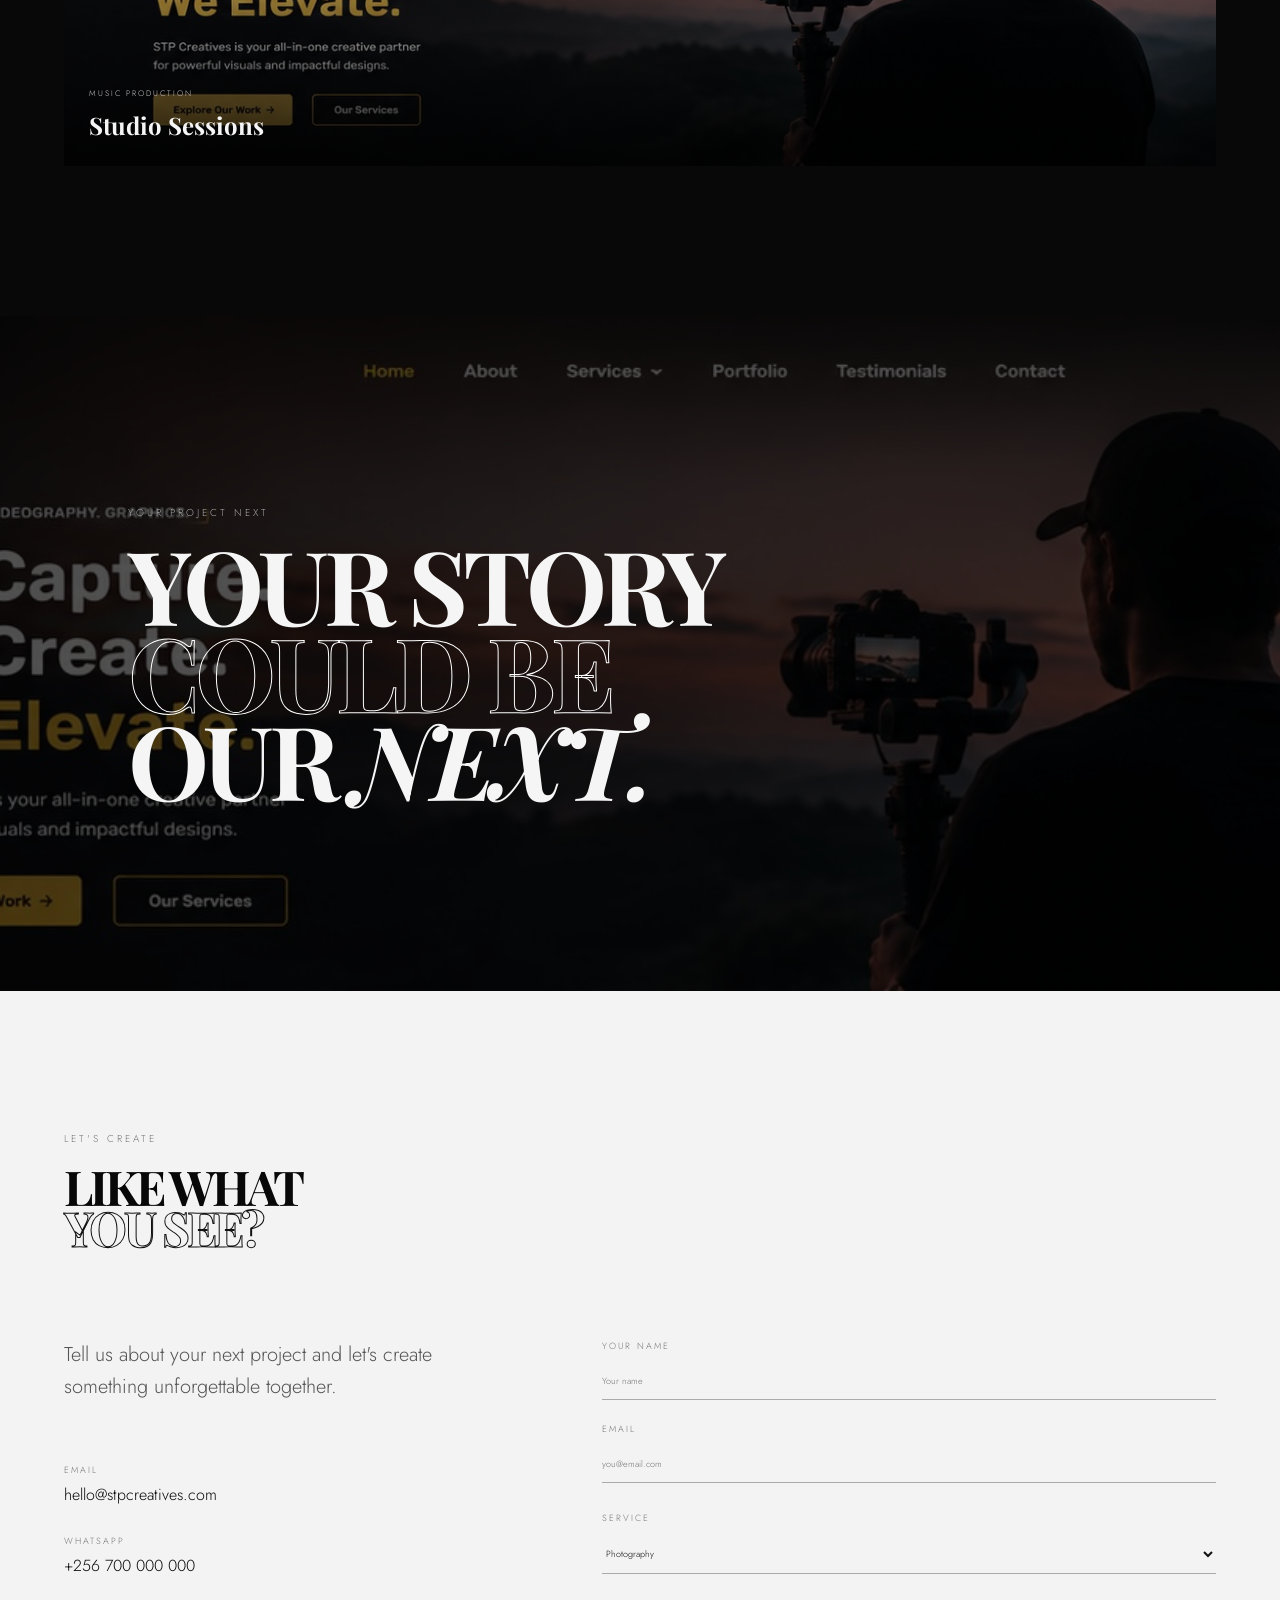
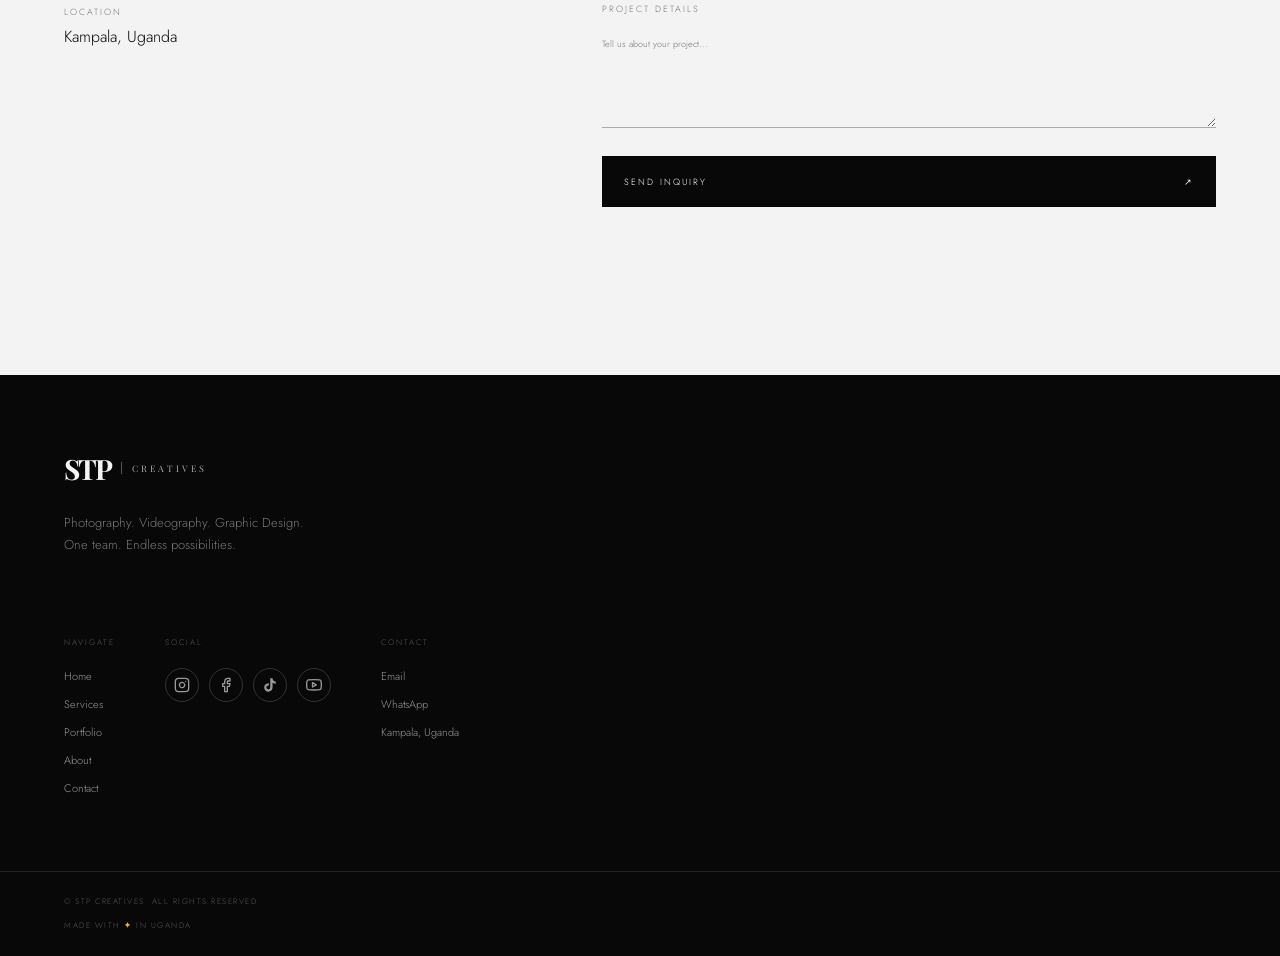
<file: stpcom/portfolio.html>
<!doctype html>
<html lang="en">

<head>
    <meta charset="utf-8">
    <meta name="viewport" content="width=device-width,initial-scale=1">
    <meta name="description" content="STP Creatives portfolio — Photography, Videography and Graphic Design work in Uganda.">

    <title>Portfolio | STP Creatives</title>

    <link rel="preconnect" href="https://fonts.googleapis.com">
    <link rel="preconnect" href="https://fonts.gstatic.com" crossorigin>
    <link href="https://fonts.googleapis.com/css2?family=Playfair+Display:ital,wght@0,400;0,500;0,600;0,700;1,400&family=Jost:wght@300;400;500;600&display=swap" rel="stylesheet">
    <link rel="stylesheet" href="css/style.css">
</head>

<body>
    <header class="header" id="header">
        <a class="brand" href="index.html">
            <strong>STP</strong>
            <span>CREATIVES</span>
        </a>
        <nav id="nav">
            <a href="index.html">Home</a>
            <a href="services.html">Services</a>
            <a href="portfolio.html" class="active">Portfolio</a>
            <a href="about.html">About</a>
            <a href="contact.html">Contact</a>
        </nav>
        <a class="top-cta" href="contact.html">Let's Work <span>↗</span></a>
        <button class="menu" id="menu" aria-label="Menu"><i></i><i></i></button>
    </header>

    <main>
        <section class="page-hero">
            <div class="wrap">
                <p class="kicker reveal">SELECTED WORK</p>
                <h1>OUR<br><span>PORTFOLIO.</span></h1>
                <p class="lead reveal">A selection of projects across photography, film and design — each one crafted to make an impact.</p>
            </div>
        </section>

        <section class="portfolio portfolio-page">
            <div class="wrap">
                <div class="filters"><button class="active" data-filter="all">All</button><button data-filter="photo">Photo</button><button data-filter="video">Video</button><button data-filter="design">Design</button><button data-filter="music">Music</button></div>
                <div class="portfolio-grid">
                    <article class="work wide photo"><img src="assets/images/portfolio-01.jpg" alt="STP photography project">
                        <div><small>PHOTOGRAPHY</small>
                            <h3>Urban Stories</h3>
                        </div>
                    </article>
                    <article class="work video"><img src="assets/images/portfolio-02.jpg" alt="STP videography project">
                        <div><small>VIDEOGRAPHY</small>
                            <h3>Motion & Rhythm</h3>
                        </div>
                    </article>
                    <article class="work design"><img src="assets/images/portfolio-03.jpg" alt="STP graphic design project">
                        <div><small>GRAPHICS</small>
                            <h3>Brand Identity</h3>
                        </div>
                    </article>
                    <article class="work photo"><img src="assets/images/portfolio-04.jpg" alt="STP photography project">
                        <div><small>PHOTOGRAPHY</small>
                            <h3>Golden Hour</h3>
                        </div>
                    </article>
                    <article class="work wide video"><img src="assets/images/portfolio-05.jpg" alt="STP video production project">
                        <div><small>VIDEOGRAPHY</small>
                            <h3>Beyond The Frame</h3>
                        </div>
                    </article>
                    <article class="work design"><img src="assets/images/portfolio-06.jpg" alt="STP graphic design project">
                        <div><small>GRAPHICS</small>
                            <h3>Visual Culture</h3>
                        </div>
                    </article>
                    <article class="work photo"><img src="assets/images/about.jpg" alt="Studio portrait photography">
                        <div><small>PHOTOGRAPHY</small>
                            <h3>Studio Portraits</h3>
                        </div>
                    </article>
                    <article class="work video"><img src="assets/images/hero.jpg" alt="Cinematic video still">
                        <div><small>VIDEOGRAPHY</small>
                            <h3>Cinematic Reel</h3>
                        </div>
                    </article>
                    <article class="work design"><img src="assets/images/website-mockup.png" alt="Website design mockup">
                        <div><small>DESIGN</small>
                            <h3>Digital Experience</h3>
                        </div>
                    </article>
                    <article class="work wide music"><img src="assets/images/hero.jpg" alt="Music production project">
                        <div><small>MUSIC PRODUCTION</small>
                            <h3>Studio Sessions</h3>
                        </div>
                    </article>
                </div>
            </div>
        </section>

        <section class="statement">
            <div class="statement-bg"></div>
            <div class="statement-copy reveal">
                <p class="kicker">YOUR PROJECT NEXT</p>
                <h2>YOUR STORY<br><span>COULD BE</span><br>OUR <em>NEXT.</em></h2>
            </div>
        </section>

        <section class="contact" id="contact">
            <div class="wrap">
                <div class="contact-head reveal">
                    <p class="kicker">LET'S CREATE</p>
                    <h2>LIKE WHAT<br><span>YOU SEE?</span></h2>
                </div>
                <div class="contact-grid">
                    <div class="contact-info">
                        <p>Tell us about your next project and let's create something unforgettable together.</p>
                        <div class="contact-details"><a href="mailto:hello@stpcreatives.com"><small>EMAIL</small>hello@stpcreatives.com</a><a href="https://wa.me/256700000000" target="_blank"><small>WHATSAPP</small>+256 700 000 000</a>
                            <div><small>LOCATION</small>Kampala, Uganda</div>
                        </div>
                    </div>
                    <form id="contactForm">
                        <div class="two"><label>YOUR NAME<input name="name" required placeholder="Your name"></label><label>EMAIL<input type="email" name="email" required placeholder="you@email.com"></label></div><label>SERVICE<select name="service"><option>Photography</option><option>Videography</option><option>Graphic Design</option><option>Branding</option><option>Music Production</option><option>Multiple Services</option></select></label><label>PROJECT DETAILS<textarea name="message" required rows="6" placeholder="Tell us about your project..."></textarea></label>
                        <button class="send" type="submit">SEND INQUIRY <span>↗</span></button>
                        <p id="formMessage"></p>
                    </form>
                </div>
            </div>
        </section>
    </main>

    <footer>
        <div class="footer-main wrap">
            <div><a class="brand" href="index.html"><strong>STP</strong><span>CREATIVES</span></a>
                <p>Photography. Videography. Graphic Design.<br>One team. Endless possibilities.</p>
            </div>
            <div class="footer-cols">
                <div><small>NAVIGATE</small><a href="index.html">Home</a><a href="services.html">Services</a><a href="portfolio.html">Portfolio</a><a href="about.html">About</a><a href="contact.html">Contact</a></div>
                <div><small>SOCIAL</small>
                    <div class="social-icons">
                        <a href="#" aria-label="Instagram" title="Instagram"><svg width="16" height="16" viewBox="0 0 24 24" fill="none" stroke="currentColor" stroke-width="2" stroke-linecap="round" stroke-linejoin="round"><rect x="2" y="2" width="20" height="20" rx="5"></rect><path d="M16 11.37A4 4 0 1 1 12.63 8 4 4 0 0 1 16 11.37z"></path><line x1="17.5" y1="6.5" x2="17.51" y2="6.5"></line></svg></a>
                        <a href="#" aria-label="Facebook" title="Facebook"><svg width="16" height="16" viewBox="0 0 24 24" fill="none" stroke="currentColor" stroke-width="2" stroke-linecap="round" stroke-linejoin="round"><path d="M18 2h-3a5 5 0 0 0-5 5v3H7v4h3v8h4v-8h3l1-4h-4V7a1 1 0 0 1 1-1h3z"></path></svg></a>
                        <a href="#" aria-label="TikTok" title="TikTok"><svg width="16" height="16" viewBox="0 0 24 24" fill="currentColor"><path d="M19.59 6.69a4.83 4.83 0 0 1-3.77-4.25V2h-3.45v13.67a2.89 2.89 0 0 1-5.2 1.74 2.89 2.89 0 0 1 2.31-4.64 2.93 2.93 0 0 1 .88.13V9.4a6.84 6.84 0 0 0-1-.05A6.33 6.33 0 0 0 5 20.1a6.34 6.34 0 0 0 10.86-4.43v-7a8.16 8.16 0 0 0 4.77 1.52v-3.4a4.85 4.85 0 0 1-1-.1z"></path></svg></a>
                        <a href="#" aria-label="YouTube" title="YouTube"><svg width="16" height="16" viewBox="0 0 24 24" fill="none" stroke="currentColor" stroke-width="2" stroke-linecap="round" stroke-linejoin="round"><path d="M22.54 6.42a2.78 2.78 0 0 0-1.94-2C18.88 4 12 4 12 4s-6.88 0-8.6.46a2.78 2.78 0 0 0-1.94 2A29 29 0 0 0 1 11.75a29 29 0 0 0 .46 5.33A2.78 2.78 0 0 0 3.4 19c1.72.46 8.6.46 8.6.46s6.88 0 8.6-.46a2.78 2.78 0 0 0 1.94-2 29 29 0 0 0 .46-5.25 29 29 0 0 0-.46-5.33z"></path><polygon points="9.75 15.02 15.5 11.75 9.75 8.48 9.75 15.02"></polygon></svg></a>
                    </div>
                </div>
                <div><small>CONTACT</small><a href="mailto:hello@stpcreatives.com">Email</a><a href="https://wa.me/256700000000">WhatsApp</a><span>Kampala, Uganda</span></div>
            </div>
        </div>
        <div class="footer-bottom wrap"><span>© <span id="year2"></span> STP CREATIVES. ALL RIGHTS RESERVED.</span><span>MADE WITH <b>✦</b> IN UGANDA</span></div>
    </footer>
    <script src="js/script.js"></script>
</body>

</html>
</file>
<file: stpcom/css/style.css>
/* =========================================================
   1. CSS VARIABLES / DESIGN TOKENS
   ========================================================= */

:root {
    --bg: #080808;
    --soft: #101010;
    --white: #f5f5f5;
    --muted: #929292;
    --line: #292929;
    --gold: #f0b62d;
    --red: #e21b2d;
    --max: 1400px
}


/* =========================================================
   2. GLOBAL BASE / RESET
   ========================================================= */

* {
    box-sizing: border-box;
    margin: 0;
    padding: 0
}

html {
    scroll-behavior: smooth
}

body {
    background: var(--bg);
    color: var(--white);
    font-family: "Jost", sans-serif;
    font-weight: 300;
    overflow-x: hidden
}

a {
    color: inherit;
    text-decoration: none
}

button,
input,
textarea,
select {
    font: inherit
}

::selection {
    background: var(--gold);
    color: #000
}


/* =========================================================
   3. LAYOUT UTILITIES
   ========================================================= */

.wrap {
    max-width: var(--max);
    margin: auto;
    padding-left: 5%;
    padding-right: 5%
}


/* =========================================================
   4. HEADER / NAVIGATION
   ========================================================= */

.header {
    position: fixed;
    z-index: 1000;
    top: 0;
    left: 0;
    width: 100%;
    height: 86px;
    padding: 0 5%;
    display: flex;
    align-items: center;
    justify-content: space-between;
    transition: .3s
}

.header.scrolled {
    height: 68px;
    background: #080808dd;
    backdrop-filter: blur(18px);
    border-bottom: 1px solid #222
}

.brand {
    display: flex;
    align-items: center;
    gap: 10px;
    font-family: "Playfair Display", serif
}

.brand strong {
    font-size: 28px;
    letter-spacing: -2px
}

.brand span {
    font-size: 9px;
    letter-spacing: 3px;
    color: #aaa;
    border-left: 1px solid #555;
    padding-left: 10px
}

.header nav {
    display: flex;
    gap: 34px
}

.header nav a,
.top-cta {
    font-size: 10px;
    text-transform: uppercase;
    letter-spacing: 1.5px;
    color: #aaa
}

.header nav a:hover,
.header nav a.active {
    color: #fff
}

.header nav a.active {
    color: var(--gold)
}

.top-cta {
    border: 1px solid #555;
    padding: 13px 18px;
    color: #fff
}

.top-cta:hover {
    background: var(--gold);
    color: #000;
    border-color: var(--gold)
}

.menu {
    display: none;
    background: none;
    border: 0
}

.menu i {
    display: block;
    width: 30px;
    height: 1px;
    background: #fff;
    margin: 7px
}


/* =========================================================
   5. HERO SECTION (Home page)
   ========================================================= */

.hero {
    min-height: 100vh;
    position: relative;
    display: flex;
    align-items: center;
    overflow: hidden
}

.hero-bg {
    position: absolute;
    inset: 0;
    background: url("../assets/images/heroproo.jpg") center/cover
}

.hero-shade {
    position: absolute;
    inset: 0;
    background: linear-gradient(115deg, rgba(8, 8, 8, .95) 0%, rgba(8, 8, 8, .55) 40%, rgba(240, 182, 45, .18) 75%, rgba(226, 27, 45, .22) 100%), linear-gradient(0deg, rgba(8, 8, 8, .85) 0%, transparent 55%)
}

.hero-copy {
    position: relative;
    z-index: 2;
    padding: 150px 8%;
    max-width: 1000px
}

.kicker {
    font-size: 10px;
    letter-spacing: 3px;
    color: #aaa
}

.hero h1 {
    font-family: "Playfair Display";
    font-size: clamp(54px, 8vw, 125px);
    line-height: .85;
    letter-spacing: -6px;
    margin: 22px 0 30px
}

.hero h1 span {
    color: transparent;
    -webkit-text-stroke: 1px #fff
}

.hero h1 em {
    color: var(--gold);
    font-style: normal
}

.lead {
    max-width: 480px;
    color: #bbb;
    line-height: 1.7
}

.actions {
    display: flex;
    gap: 12px;
    margin-top: 30px;
    flex-wrap: wrap
}

.btn {
    padding: 16px 22px;
    font-size: 10px;
    text-transform: uppercase;
    letter-spacing: 1.5px
}

.primary {
    background: var(--gold);
    color: #000
}

.ghost {
    border: 1px solid #555
}

.ghost:hover {
    border-color: #fff
}

.hero-foot {
    position: absolute;
    bottom: 28px;
    left: 5%;
    right: 5%;
    display: flex;
    justify-content: space-between;
    color: #777;
    font-size: 8px;
    letter-spacing: 2px
}


/* =========================================================
   6. INTRO / SECTION HEADINGS
   ========================================================= */

.intro {
    display: grid;
    grid-template-columns: 100px 1fr;
    gap: 60px;
    padding-top: 150px;
    padding-bottom: 150px
}

.index {
    color: #555;
    font-size: 11px;
    letter-spacing: 2px
}

.intro h2,
.section-head h2,
.about h2 {
    font-family: "Playfair Display";
    font-size: clamp(48px, 7vw, 95px);
    line-height: .9;
    letter-spacing: -5px;
    margin: 20px 0 38px
}

.intro h2 span,
.section-head h2 span,
.about h2 span,
.contact h2 span {
    display: block;
    color: transparent;
    -webkit-text-stroke: 1px #aaa
}

.big-copy {
    max-width: 750px;
    color: #aaa;
    font-size: 20px;
    line-height: 1.7
}

.dark-section {
    background: var(--soft)
}

.section-head {
    display: flex;
    justify-content: space-between;
    align-items: end;
    gap: 40px;
    margin-bottom: 60px
}

.section-head>p {
    max-width: 400px;
    color: #888;
    line-height: 1.7
}


/* =========================================================
   7. SERVICES
   ========================================================= */

.services {
    padding-top: 140px;
    padding-bottom: 140px
}

.service-grid {
    display: grid;
    grid-template-columns: repeat(3, 1fr);
    border-top: 1px solid var(--line)
}

.service {
    min-height: 520px;
    padding: 38px;
    border-right: 1px solid var(--line);
    position: relative;
    display: flex;
    flex-direction: column;
    align-items: flex-start
}

.service:first-child {
    border-left: 1px solid var(--line)
}

.service:hover,
.service.featured {
    background: #151515
}

.service>b {
    font-size: 10px;
    color: #555
}

.icon {
    font-size: 34px;
    margin: 75px 0 30px
}

.service h3 {
    font-family: "Playfair Display";
    font-size: 26px
}

.service p {
    color: #888;
    line-height: 1.65;
    margin: 18px 0
}

.service ul {
    list-style: none;
    color: #aaa;
    font-size: 12px;
    line-height: 2
}

.service li:before {
    content: "— ";
    color: var(--gold)
}

.service>a {
    margin-top: auto;
    width: 100%;
    border-top: 1px solid #333;
    padding-top: 18px;
    margin-bottom: 4px;
    font-size: 9px;
    letter-spacing: 1.5px;
    text-transform: uppercase;
    display: flex;
    justify-content: space-between
}

.service-media {
    height: 190px;
    width: 100%;
    margin: 18px 0 24px;
    overflow: hidden;
    position: relative
}

.service-media img,
.service-media video {
    width: 100%;
    height: 100%;
    object-fit: cover;
    filter: saturate(.7);
    transition: .7s;
    display: block
}

.service:hover .service-media img,
.service:hover .service-media video {
    transform: scale(1.06);
    filter: saturate(1)
}


/* =========================================================
   7B. VIDEO PREVIEW THUMBNAIL (videography card)
   ========================================================= */

.video-preview {
    cursor: pointer
}

.video-preview video {
    display: none;
    width: 100%;
    height: 100%;
    object-fit: cover;
    position: absolute;
    inset: 0
}

.video-preview.playing video {
    display: block
}

.video-preview .play-badge {
    position: absolute;
    top: 50%;
    left: 50%;
    transform: translate(-50%, -50%);
    width: 54px;
    height: 54px;
    border-radius: 50%;
    background: rgba(0, 0, 0, .55);
    border: 1px solid rgba(255, 255, 255, .5);
    color: #fff;
    font-size: 18px;
    display: flex;
    align-items: center;
    justify-content: center;
    transition: .3s;
    z-index: 2
}

.video-preview:hover .play-badge {
    background: var(--gold);
    color: #000;
    transform: translate(-50%, -50%) scale(1.1)
}

.video-preview .preview-hint {
    position: absolute;
    bottom: 10px;
    left: 12px;
    z-index: 2;
    font-size: 8px;
    letter-spacing: 2px;
    color: #fff;
    background: rgba(0, 0, 0, .6);
    padding: 4px 8px;
    border-radius: 2px
}


/* =========================================================
   7C. VIDEO PREVIEW MODAL
   ========================================================= */

.video-modal {
    position: fixed;
    inset: 0;
    z-index: 2000;
    display: none;
    align-items: center;
    justify-content: center;
    padding: 4%
}

.video-modal.open {
    display: flex
}

.video-modal-bg {
    position: absolute;
    inset: 0;
    background: rgba(0, 0, 0, .9);
    backdrop-filter: blur(6px)
}

.video-modal-box {
    position: relative;
    width: min(960px, 100%);
    background: #0c0c0c;
    border: 1px solid #2a2a2a;
    border-radius: 8px;
    overflow: hidden;
    box-shadow: 0 30px 80px rgba(0, 0, 0, .7)
}

.vm-close {
    position: absolute;
    top: 12px;
    right: 12px;
    z-index: 3;
    width: 36px;
    height: 36px;
    border-radius: 50%;
    border: 1px solid #444;
    background: rgba(0, 0, 0, .6);
    color: #fff;
    font-size: 14px;
    cursor: pointer;
    transition: .3s
}

.vm-close:hover {
    background: var(--red);
    border-color: var(--red)
}

.video-stage {
    background: #000;
    aspect-ratio: 16 / 9
}

.video-stage video {
    width: 100%;
    height: 100%;
    object-fit: contain;
    display: block
}

.video-controls {
    display: flex;
    align-items: center;
    gap: 10px;
    padding: 14px 18px;
    background: #111
}

.vm-btn {
    background: transparent;
    border: 0;
    color: #fff;
    font-size: 18px;
    cursor: pointer;
    padding: 6px 10px;
    border-radius: 4px;
    transition: .3s;
    line-height: 1
}

.vm-btn:hover {
    background: #222
}

.vm-btn.vm-play {
    font-size: 22px
}

.vm-time {
    color: #aaa;
    font-size: 12px;
    margin-left: 6px;
    font-variant-numeric: tabular-nums
}

.vm-vol {
    margin-left: auto;
    display: flex;
    align-items: center;
    gap: 8px
}

.vm-vol-icon {
    color: #aaa;
    font-size: 14px
}

.vm-vol input {
    -webkit-appearance: none;
    appearance: none;
    width: 100px;
    height: 4px;
    background: #333;
    border-radius: 2px;
    outline: 0
}

.vm-vol input::-webkit-slider-thumb {
    -webkit-appearance: none;
    width: 12px;
    height: 12px;
    border-radius: 50%;
    background: var(--gold);
    cursor: pointer
}

.vm-vol input::-moz-range-thumb {
    width: 12px;
    height: 12px;
    border: 0;
    border-radius: 50%;
    background: var(--gold);
    cursor: pointer
}


/* =========================================================
   8. PORTFOLIO
   ========================================================= */

.portfolio {
    padding-top: 150px;
    padding-bottom: 150px
}

.filters {
    display: flex;
    gap: 8px;
    flex-wrap: wrap
}

.filters button {
    background: transparent;
    border: 1px solid #333;
    color: #888;
    padding: 9px 13px;
    font-size: 9px;
    text-transform: uppercase;
    letter-spacing: 1px
}

.filters button.active,
.filters button:hover {
    background: #fff;
    color: #000;
    border-color: #fff
}

.portfolio-grid {
    display: grid;
    grid-template-columns: repeat(3, 1fr);
    gap: 15px
}

.work {
    height: 420px;
    position: relative;
    overflow: hidden
}

.work.wide {
    grid-column: span 2
}

.work img {
    width: 100%;
    height: 100%;
    object-fit: cover;
    filter: saturate(.8);
    transition: .7s
}

.work:after {
    content: "";
    position: absolute;
    inset: 35% 0 0;
    background: linear-gradient(transparent, #000d)
}

.work:hover img {
    transform: scale(1.07);
    filter: saturate(1)
}

.work>div {
    position: absolute;
    z-index: 2;
    left: 25px;
    bottom: 25px
}

.work small {
    font-size: 8px;
    letter-spacing: 2px;
    color: #ccc
}

.work h3 {
    font-family: "Playfair Display";
    font-size: 24px;
    margin-top: 7px
}

.work.hide {
    display: none
}


/* =========================================================
   9. STATEMENT
   ========================================================= */

.statement {
    min-height: 75vh;
    position: relative;
    display: flex;
    align-items: center;
    overflow: hidden
}

.statement-bg {
    position: absolute;
    inset: 0;
    background: url("../assets/images/hero.jpg") center/cover;
    filter: brightness(.32)
}

.statement-copy {
    position: relative;
    z-index: 2;
    padding: 10%
}

.statement h2 {
    font-family: "Playfair Display";
    font-size: clamp(52px, 8vw, 115px);
    line-height: .85;
    letter-spacing: -5px;
    margin-top: 20px
}

.statement h2 span {
    color: transparent;
    -webkit-text-stroke: 1px #fff
}


}
.about-photo span {
    position: absolute;
    bottom: 20px;
    left: 20px;
    font-size: 9px;
    letter-spacing: 2px
}
.about-copy p:not(.kicker) {
    color: #999;
    line-height: 1.8;
    margin-bottom: 22px
}
.underline {
    display: inline-block;
    margin-top: 20px;
    border-bottom: 1px solid #fff;
    padding-bottom: 8px;
    font-size: 10px;
    letter-spacing: 2px;
    text-transform: uppercase
}

/* =========================================================
   11. PROCESS
   ========================================================= */
.process {
    padding-top: 140px;
    padding-bottom: 140px
}
.process-grid {
    display: grid;
    grid-template-columns: repeat(4, 1fr);
    border-top: 1px solid var(--line)
}
.process-grid>div {
    padding: 35px 25px 45px 0;
    border-right: 1px solid var(--line)
}
.process-grid>div+div {
    padding-left: 25px
}
.process-grid b {
    color: var(--gold);
    font-size: 10px
}
.process-grid h3 {
    font-family: "Playfair Display";
    font-size: 24px;
    margin: 70px 0 18px
}
.process-grid p {
    color: #777;
    line-height: 1.7;
    font-size: 13px
}

/* =========================================================
   12. CONTACT
   ========================================================= */
.contact {
    background: #f3f3f3;
    color: #080808;
    padding-top: 140px;
    padding-bottom: 140px
}
.contact-head {
    margin-bottom: 90px
}
.contact .kicker {
    color: #777
}
.contact h2 {
    font-family: "Playfair Display";
    font-size: clamp(55px, 8vw, 115px);
    line-height: .86;
    letter-spacing: -6px;
    margin-top: 20px
}
.contact h2 span {
    -webkit-text-stroke: 1px #111
}
.contact-grid {
    display: grid;
    grid-template-columns: 1fr 1.4fr;
    gap: 100px
}
.contact-info>p {
    max-width: 400px;
    font-size: 20px;
    line-height: 1.6;
    color: #555
}
.contact-details {
    display: flex;
    flex-direction: column;
    gap: 28px;
    margin-top: 60px
}
.contact-details a,
.contact-details div {
    display: flex;
    flex-direction: column;
    gap: 7px
}
.contact-details small,
form label {
    font-size: 9px;
    letter-spacing: 2px;
    color: #777
}
.contact-details a:hover {
    color: var(--red)
}

/* =========================================================
   13. FORM
   ========================================================= */
form {
    display: flex;
    flex-direction: column;
    gap: 28px
}
.two {
    display: grid;
    grid-template-columns: 1fr 1fr;
    gap: 22px
}
form label {
    display: flex;
    flex-direction: column;
    gap: 10px
}
input,
textarea,
select {
    border: 0;
    border-bottom: 1px solid #aaa;
    background: transparent;
    padding: 12px 0;
    outline: 0;
    color: #111;
    resize: vertical
}
input:focus,
textarea:focus,
select:focus {
    border-color: #000
}
.send {
    background: #080808;
    color: #fff;
    border: 0;
    padding: 19px 22px;
    text-align: left;
    display: flex;
    justify-content: space-between;
    font-size: 9px;
    letter-spacing: 2px
}
.send:hover {
    background: var(--gold);
    color: #000
}
#formMessage {
    font-size: 12px
}

/* =========================================================
   14. FOOTER
   ========================================================= */
footer {
    padding: 75px 0 25px;
    background: #080808
}
.footer-main {
    display: flex;
    justify-content: space-between;
    gap: 80px;
    padding-bottom: 75px
}
.footer-main p {
    color: #777;
    line-height: 1.7;
    margin-top: 25px;
    font-size: 13px
}
.footer-cols {
    display: flex;
    gap: 90px
}
.footer-cols>div {
    display: flex;
    flex-direction: column;
    gap: 12px
}
.footer-cols small {
    color: #555;
    font-size: 8px;
    letter-spacing: 2px;
    margin-bottom: 8px
}
.footer-cols a,
.footer-cols span {
    color: #999;
    font-size: 11px
}
.footer-cols a:hover {
    color: #fff
}
.social-icons {
    display: flex;
    gap: 10px;
    flex-wrap: wrap
}
.social-icons a {
    width: 34px;
    height: 34px;
    border: 1px solid #333;
    border-radius: 50%;
    display: flex;
    align-items: center;
    justify-content: center;
    color: #999;
    transition: .3s
}
.social-icons a:hover {
    background: var(--gold);
    border-color: var(--gold);
    color: #000
}
.social-icons svg {
    display: block
}
.footer-bottom {
    border-top: 1px solid #222;
    padding-top: 23px;
    display: flex;
    justify-content: space-between;
    color: #555;
    font-size: 8px;
    letter-spacing: 1.5px
}
.footer-bottom b {
    color: var(--gold)
}

/* =========================================================
   15. SCROLL REVEAL ANIMATION
   ========================================================= */
.reveal {
    opacity: 0;
    transform: translateY(25px);
    transition: .8s ease
}
.reveal.show {
    opacity: 1;
    transform: none
}

/* =========================================================
   16. SUB-PAGE HERO HEADERS
   ========================================================= */
.page-hero {
    min-height: 62vh;
    display: flex;
    align-items: flex-end;
    padding: 170px 0 90px;
    position: relative;
    overflow: hidden
}
.page-hero .wrap {
    position: relative;
    z-index: 2;
    width: 100%
}
.page-hero h1 {
    font-family: "Playfair Display";
    font-size: clamp(52px, 8vw, 110px);
    line-height: .9;
    letter-spacing: -5px;
    margin: 18px 0 26px
}
.page-hero h1 span {
    color: transparent;
    -webkit-text-stroke: 1px #aaa
}
.page-hero .lead {
    max-width: 560px
}
.page-sub {
    padding-top: 130px;
    padding-bottom: 130px
}

/* =========================================================
   17. PORTFOLIO PAGE
   ========================================================= */
.portfolio-page {
    padding-top: 0;
    padding-bottom: 150px
}
.portfolio-page .filters {
    margin-bottom: 40px
}

/* =========================================================
   18. ABOUT PAGE — TEAM & STATS
   ========================================================= */
.team-grid {
    display: grid;
    grid-template-columns: repeat(3, 1fr);
    gap: 15px;
    margin-top: 60px
}
.team {
    height: 480px;
    position: relative;
    overflow: hidden
}
.team img {
    width: 100%;
    height: 100%;
    object-fit: cover;
    filter: grayscale(1);
    transition: .7s
}
.team:hover img {
    filter: none;
    transform: scale(1.05)
}
.team>div {
    position: absolute;
    z-index: 2;
    left: 22px;
    bottom: 22px
}
.team small {
    font-size: 8px;
    letter-spacing: 2px;
    color: #ccc
}
.team h3 {
    font-family: "Playfair Display";
    font-size: 24px;
    margin-top: 6px
}
.stats-grid {
    display: grid;
    grid-template-columns: repeat(3, 1fr);
    border-top: 1px solid var(--line);
    margin-top: 70px
}
.stats-grid>div {
    padding: 40px 30px;
    border-right: 1px solid var(--line)
}
.stats-grid>div:first-child {
    border-left: 1px solid var(--line)
}
.stats-grid b {
    font-family: "Playfair Display";
    font-size: 56px;
    color: var(--gold);
    font-weight: 400
}
.stats-grid p {
    color: #888;
    margin-top: 8px;
    font-size: 12px;
    letter-spacing: 1px;
    text-transform: uppercase
}

/* =========================================================
   19. CONTACT PAGE
   ========================================================= */
.contact-page {
    padding-top: 0
}

/* =========================================================
   20. RESPONSIVE — TABLET (max-width: 1000px)
   ========================================================= */
@media(max-width:1000px) {
    .header nav {
        position: fixed;
        top: 68px;
        left: 0;
        width: 100%;
        background: #080808f5;
        padding: 30px 5%;
        display: none;
        flex-direction: column;
        gap: 22px;
        border-bottom: 1px solid #222
    }
    
    .header nav.open {
        display: flex
    }
    
    .top-cta {
        display: none
    }
    
    .menu {
        display: block
    }
    
    .service-grid,
    .process-grid {
        grid-template-columns: 1fr 1fr
    }
    
    .about-grid,
    .contact-grid {
        grid-template-columns: 1fr
    }
    
    .portfolio-grid {
        grid-template-columns: 1fr 1fr
    }
    
    .work.wide {
        grid-column: span 2
    }
    
    .about-photo {
        height: 500px
    }
    
    .team-grid {
        grid-template-columns: 1fr 1fr
    }
    
    .stats-grid {
        grid-template-columns: 1fr 1fr
    }
}

/* =========================================================
   21. RESPONSIVE — MOBILE (max-width: 650px)
   ========================================================= */
@media(max-width:650px) {
    .hero-copy {
        padding: 130px 6% 100px
    }
    
    .hero h1 {
        font-size: 54px;
        letter-spacing: -3px
    }
    
    .hero-foot {
        display: none
    }
    
    .intro,
    .about {
        display: block
    }
    
    .intro .index,
    .about .index {
        margin-bottom: 45px
    }
    
    .intro h2,
    .section-head h2,
    .about h2,
    .contact h2 {
        font-size: 48px;
        letter-spacing: -3px
    }
    
    .section-head {
        display: block
    }
    
    .section-head>p {
        margin-top: 20px
    }
    
    .service-grid,
    .process-grid,
    .portfolio-grid {
        grid-template-columns: 1fr
    }
    
    .work.wide {
        grid-column: span 1
    }
    
    .service {
        border-left: 1px solid var(--line);
        border-bottom: 1px solid var(--line)
    }
    
    .two {
        grid-template-columns: 1fr
    }
    
    .footer-main {
        flex-direction: column
    }
    
    .footer-cols {
        gap: 50px;
        flex-wrap: wrap
    }
    
    .footer-bottom {
        flex-direction: column;
        gap: 12px
    }
    
    .about-grid {
        gap: 50px
    }
    
    .about-photo {
        height: 420px
    }
    
    .team-grid,
    .stats-grid {
        grid-template-columns: 1fr
    }
    
    .stats-grid>div {
        border-left: 1px solid var(--line)
    }
    
    .video-modal {
        padding: 2%
    }
    
    .video-controls {
        flex-wrap: wrap
    }
    
    .vm-vol {
        margin-left: 0
    }
}

}

}
.video-controls {
    flex-wrap: wrap
}
.vm-vol {
    margin-left: 0
}

}

}

}
padding: 130px 6% 100px
}
.hero h1 {
    font-size: 54px;
    letter-spacing: -3px
}
.hero-foot {
    display: none
}
.intro,
.about {
    display: block
}
.intro .index,
.about .index {
    margin-bottom: 45px
}
.intro h2,
.section-head h2,
.about h2,
.contact h2 {
    font-size: 48px;
    letter-spacing: -3px
}
.section-head {
    display: block
}
.section-head>p {
    margin-top: 20px
}
.service-grid,
.process-grid,
.portfolio-grid {
    grid-template-columns: 1fr
}
.work.wide {
    grid-column: span 1
}
.service {
    border-left: 1px solid var(--line);
    border-bottom: 1px solid var(--line)
}
.two {
    grid-template-columns: 1fr
}
.footer-main {
    flex-direction: column
}
.footer-cols {
    gap: 50px;
    flex-wrap: wrap
}
.footer-bottom {
    flex-direction: column;
    gap: 12px
}
.about-grid {
    gap: 50px
}
.about-photo {
    height: 420px
}
.team-grid,
.stats-grid {
    grid-template-columns: 1fr
}
.stats-grid>div {
    border-left: 1px solid var(--line)
}
.video-modal {
    padding: 2%
}
.video-controls {
    flex-wrap: wrap
}
.vm-vol {
    margin-left: 0
}

}

}

}
.video-controls {
    flex-wrap: wrap
}
.vm-vol {
    margin-left: 0
}

}

}

}

}

}
.footer-bottom {
    flex-direction: column;
    gap: 12px
}
.about-grid {
    gap: 50px
}
.about-photo {
    height: 420px
}
.team-grid,
.stats-grid {
    grid-template-columns: 1fr
}
.stats-grid>div {
    border-left: 1px solid var(--line)
}
.video-modal {
    padding: 2%
}
.video-controls {
    flex-wrap: wrap
}
.vm-vol {
    margin-left: 0
}

}

}

}
.video-controls {
    flex-wrap: wrap
}
.vm-vol {
    margin-left: 0
}

}

}

}
padding: 130px 6% 100px
}
.hero h1 {
    font-size: 54px;
    letter-spacing: -3px
}
.hero-foot {
    display: none
}
.intro,
.about {
    display: block
}
.intro .index,
.about .index {
    margin-bottom: 45px
}
.intro h2,
.section-head h2,
.about h2,
.contact h2 {
    font-size: 48px;
    letter-spacing: -3px
}
.section-head {
    display: block
}
.section-head>p {
    margin-top: 20px
}
.service-grid,
.process-grid,
.portfolio-grid {
    grid-template-columns: 1fr
}
.work.wide {
    grid-column: span 1
}
.service {
    border-left: 1px solid var(--line);
    border-bottom: 1px solid var(--line)
}
.two {
    grid-template-columns: 1fr
}
.footer-main {
    flex-direction: column
}
.footer-cols {
    gap: 50px;
    flex-wrap: wrap
}
.footer-bottom {
    flex-direction: column;
    gap: 12px
}
.about-grid {
    gap: 50px
}
.about-photo {
    height: 420px
}
.team-grid,
.stats-grid {
    grid-template-columns: 1fr
}
.stats-grid>div {
    border-left: 1px solid var(--line)
}
.video-modal {
    padding: 2%
}
.video-controls {
    flex-wrap: wrap
}
.vm-vol {
    margin-left: 0
}

}

}

}
.video-controls {
    flex-wrap: wrap
}
.vm-vol {
    margin-left: 0
}

}

}

}

}

}
process-grid,
.portfolio-grid {
    grid-template-columns: 1fr
}
.work.wide {
    grid-column: span 1
}
.service {
    border-left: 1px solid var(--line);
    border-bottom: 1px solid var(--line)
}
.two {
    grid-template-columns: 1fr
}
.footer-main {
    flex-direction: column
}
.footer-cols {
    gap: 50px;
    flex-wrap: wrap
}
.footer-bottom {
    flex-direction: column;
    gap: 12px
}
.about-grid {
    gap: 50px
}
.about-photo {
    height: 420px
}
.team-grid,
.stats-grid {
    grid-template-columns: 1fr
}
.stats-grid>div {
    border-left: 1px solid var(--line)
}
.video-modal {
    padding: 2%
}
.video-controls {
    flex-wrap: wrap
}
.vm-vol {
    margin-left: 0
}

}

}

}
.video-controls {
    flex-wrap: wrap
}
.vm-vol {
    margin-left: 0
}

}

}

}

}

}
flex-wrap: wrap
}
.footer-bottom {
    flex-direction: column;
    gap: 12px
}
.about-grid {
    gap: 50px
}
.about-photo {
    height: 420px
}
.team-grid,
.stats-grid {
    grid-template-columns: 1fr
}
.stats-grid>div {
    border-left: 1px solid var(--line)
}
.video-modal {
    padding: 2%
}
.video-controls {
    flex-wrap: wrap
}
.vm-vol {
    margin-left: 0
}

}

}

}
.video-controls {
    flex-wrap: wrap
}
.vm-vol {
    margin-left: 0
}

}

}

}

}

}
flex-direction: column;
gap: 12px
}
.about-grid {
    gap: 50px
}
.about-photo {
    height: 420px
}
.team-grid,
.stats-grid {
    grid-template-columns: 1fr
}
.stats-grid>div {
    border-left: 1px solid var(--line)
}
.video-modal {
    padding: 2%
}
.video-controls {
    flex-wrap: wrap
}
.vm-vol {
    margin-left: 0
}

}

}

}
.video-controls {
    flex-wrap: wrap
}
.vm-vol {
    margin-left: 0
}

}

}

}

}

}
</file>
